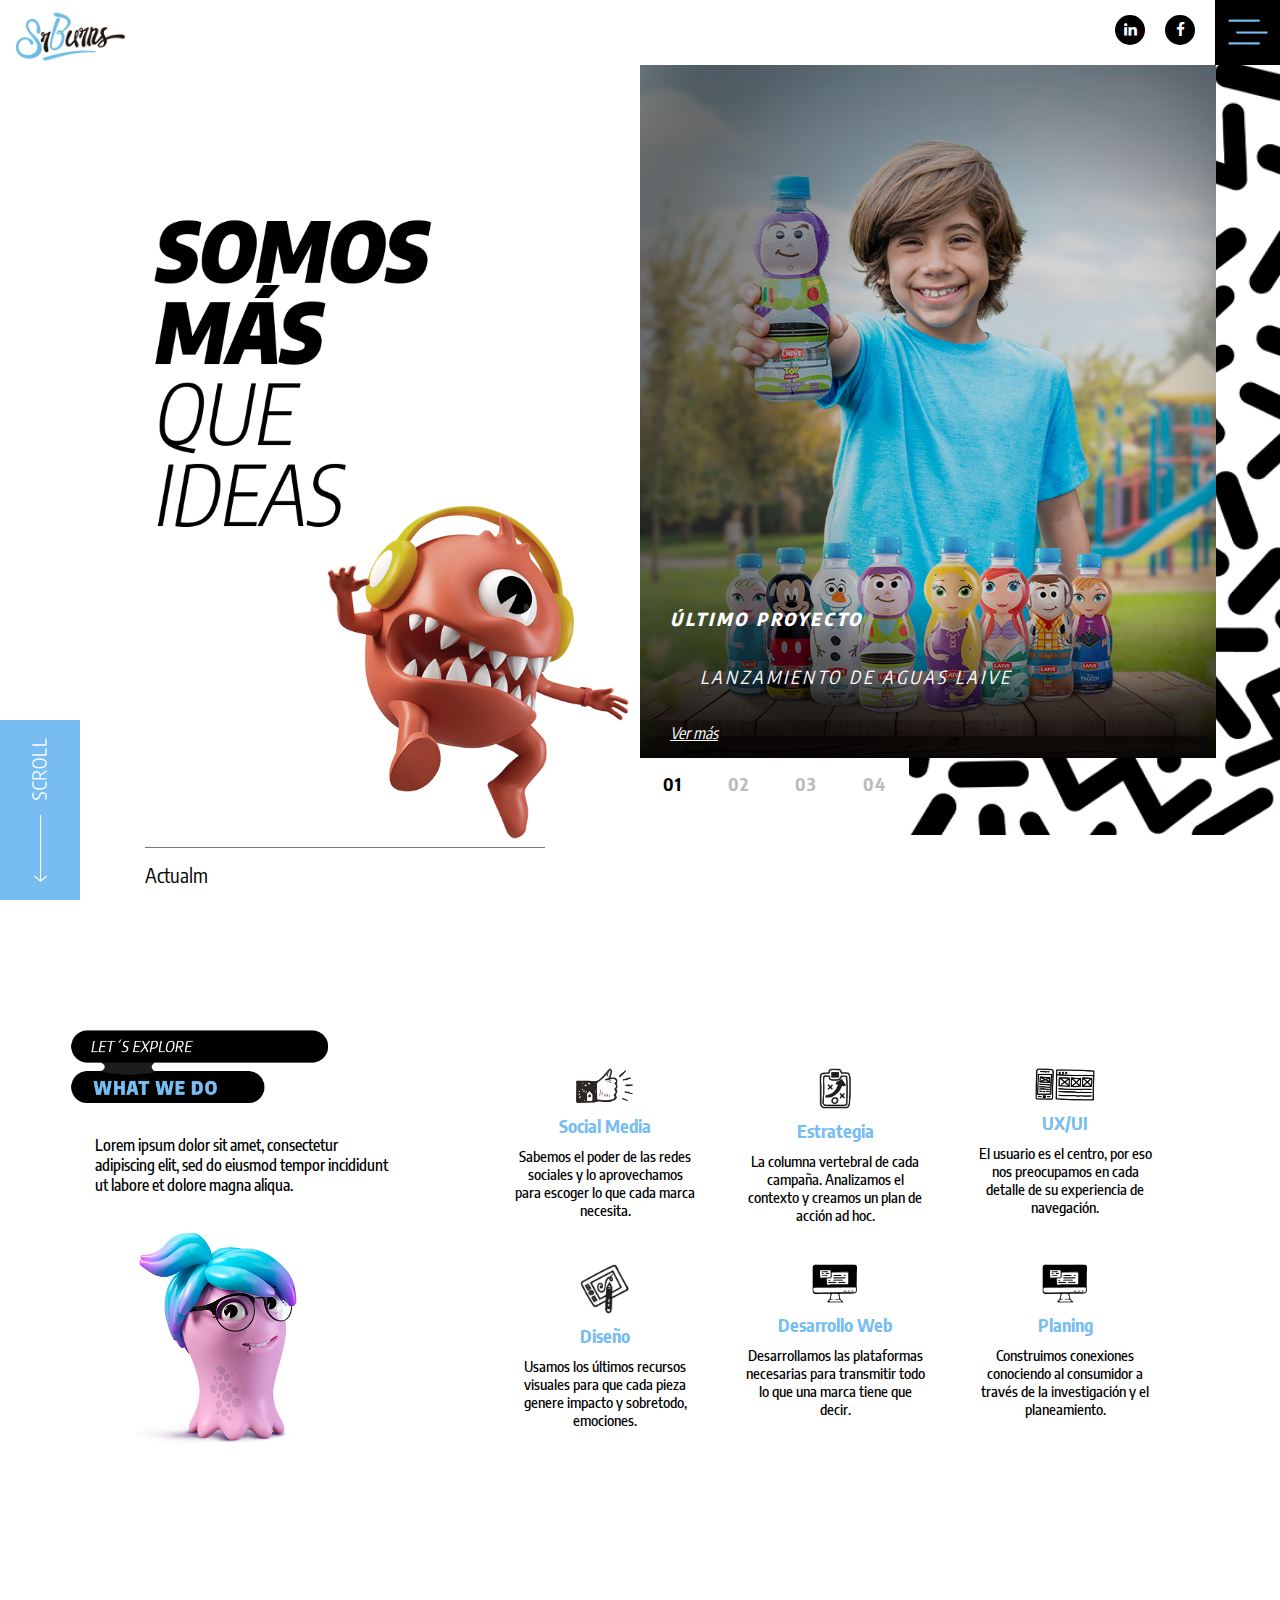
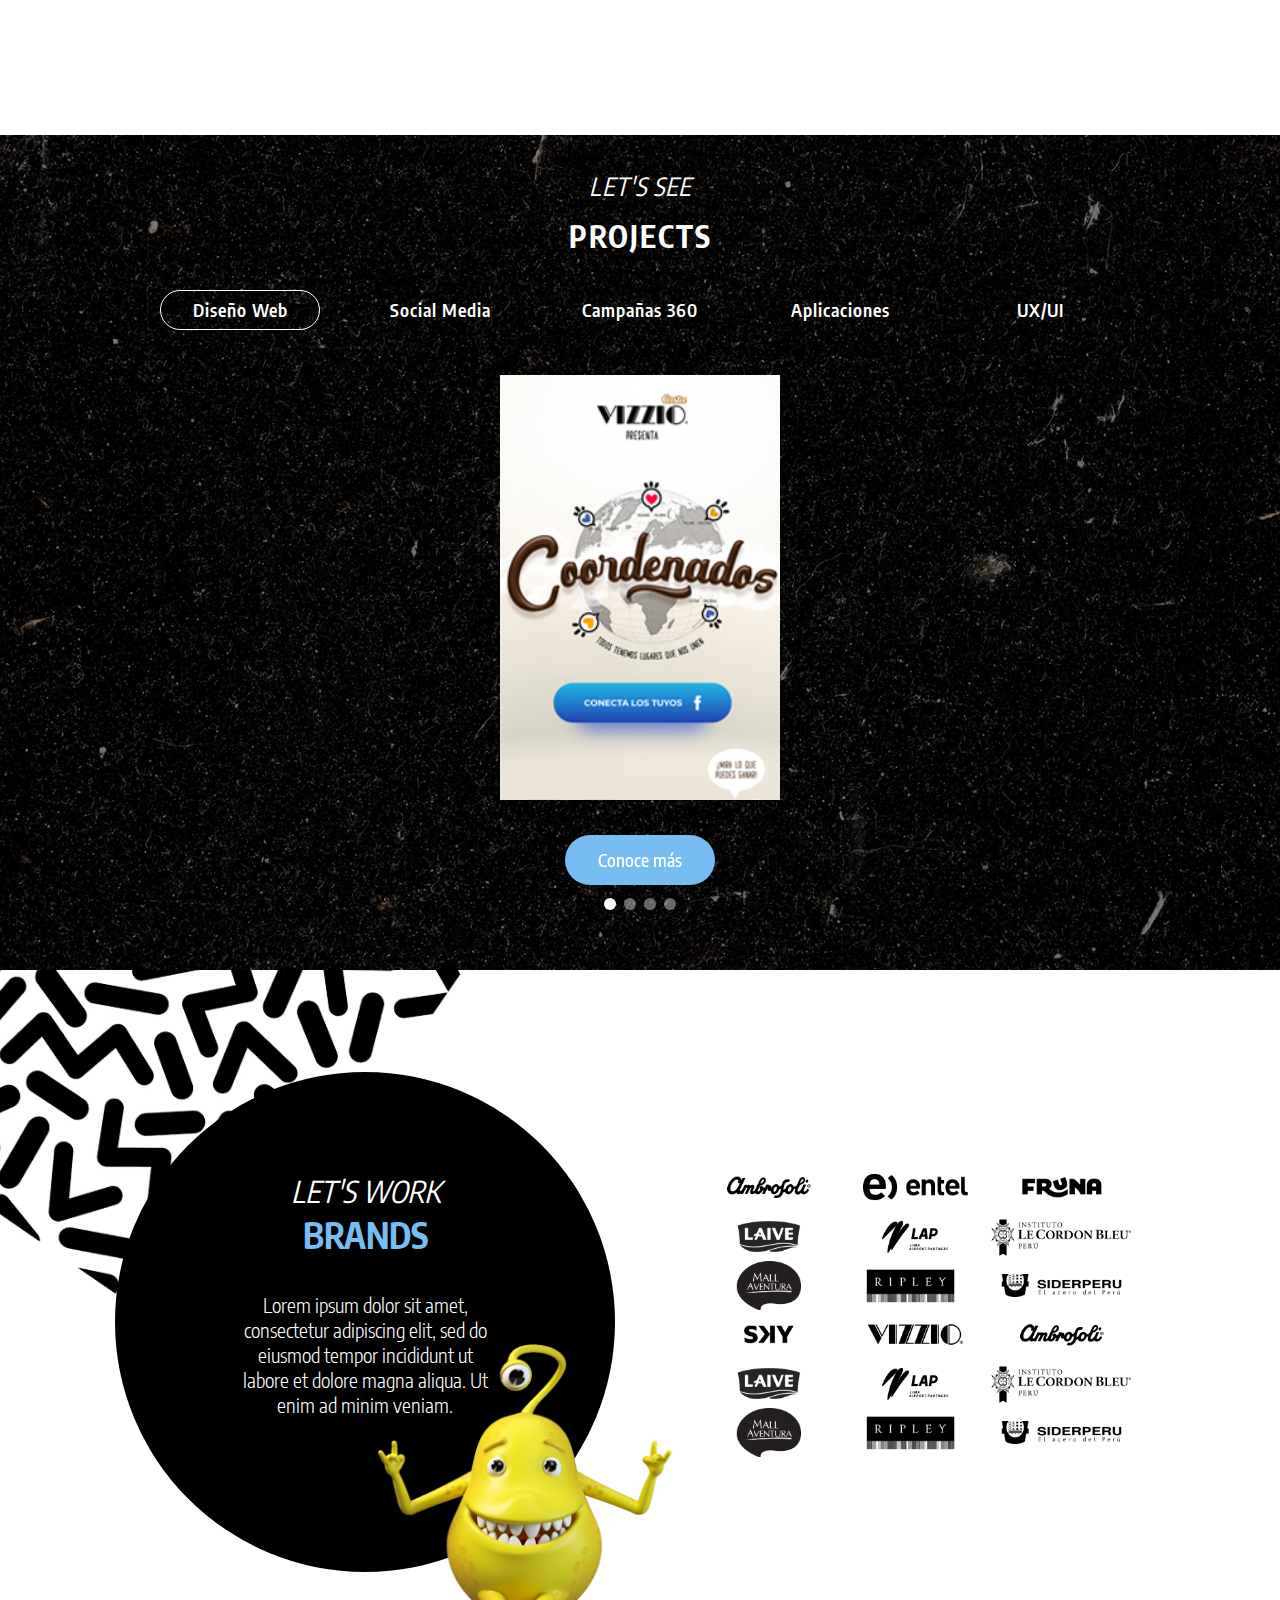
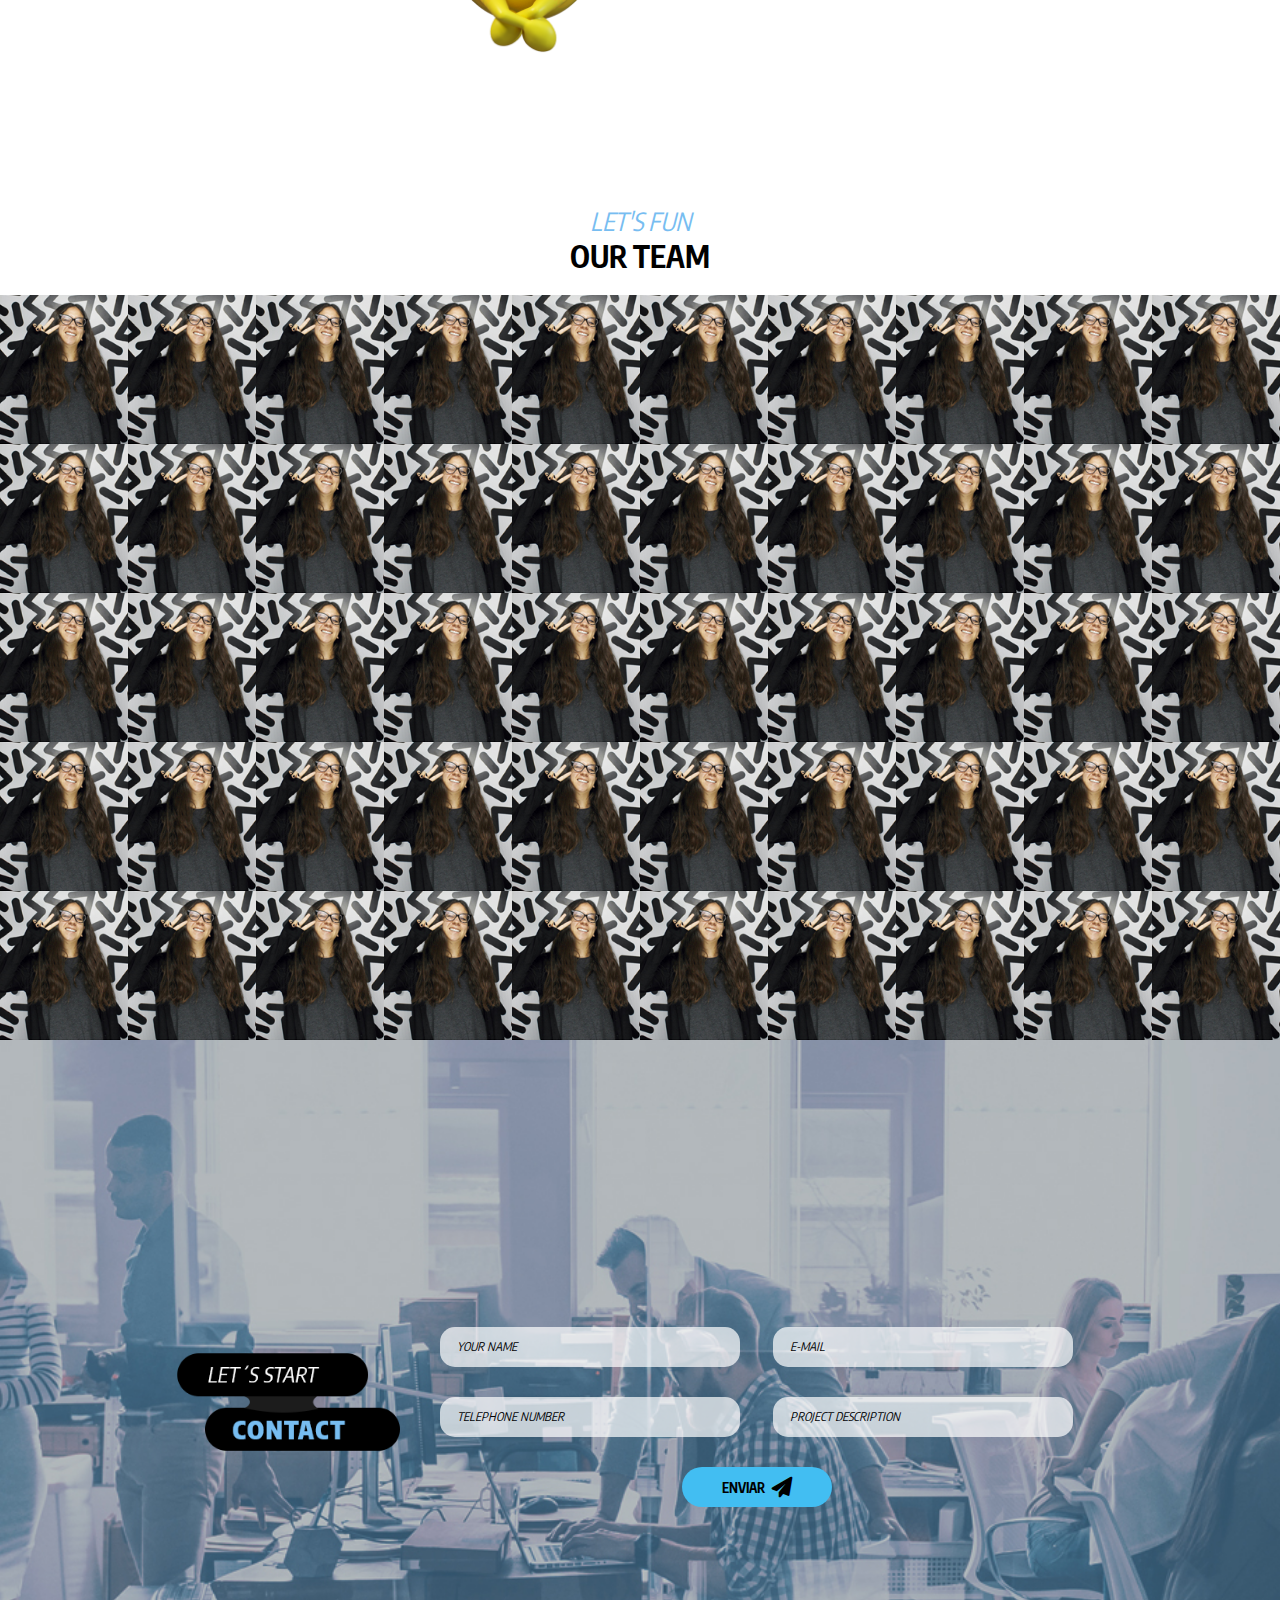
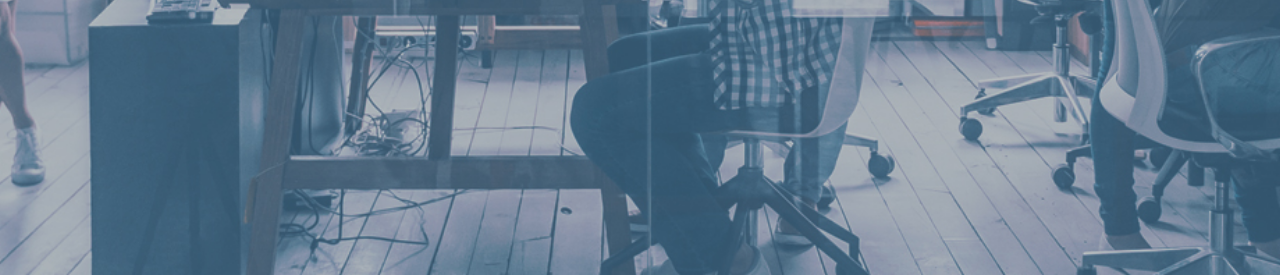
<file: index.html>
<html lang="es-ES">
    <head>
        <meta http-equiv="Content-Type" content="text/html; charset=UTF-8">
        <meta name="viewport" content="width=device-width, initial-scale=1, user-scalable=no">
        <link rel="icon" type="image/png" href="./img/favicon-32x32.png" sizes="32x32">        
        <link href="./css/home.css" rel="stylesheet">
        <title>SrBurns</title>
    </head>

    <body>
        <header class="header">
            <a class="header__logo" href="http://www.srburns.pe/"></a>

            <a href="javascript:void(0)" class="header__menu-boton"></a>

            <a class="icon" target="_blank" href="https://www.facebook.com/SrBurnsPE/">a</a>
            <a class="icon" target="_blank" href="https://www.linkedin.com/company/srburns-per%C3%BA/">b</a>
        </header>

        <div class="main-container">
            <div class="main-container__agency-block">
                <div class="main-container__agency-block__first">
                    <img width="280" src="./img/keko-rojo.jpg" alt="">

                    <div class="main-container__agency-block__first__typing typewrite" data-period="3000" data-type='["Actualmente trabajamos con Entel", "Actualmente trabajamos con Samsung", "Actualmente trabajamos con Laive"]'>
                        <span class="wrap"></span>
                    </div>
                    
                    <span class="scroll-down">
                        <img width="18" src="./img/text-scroll.png" alt="">
                        <img width="14" src="./img/arrow-scroll.png" alt="">
                    </span>
                </div>

                <div class="main-container__agency-block__second">
                    <div class="main-container__agency-block__second__slider">
                        <div class="main-container__agency-block__second__slider__item" style="background-image: url('./img/project-laive.jpg')">
                            <div class="project-description">
                                <h4>Último proyecto</h4>
                                <p>Lanzamiento de aguas laive</p>
                                <a href="#">Ver más</a>
                            </div>
                        </div>
                        <div class="main-container__agency-block__second__slider__item" style="background-image: url('./img/project-laive.jpg')">
                            <div class="project-description">
                                <h4>Último proyecto</h4>
                                <p>Lanzamiento de aguas laive</p>
                                <a href="#">Ver más</a>
                            </div>
                        </div>
                        <div class="main-container__agency-block__second__slider__item" style="background-image: url('./img/project-laive.jpg')">
                            <div class="project-description">
                                <h4>Último proyecto</h4>
                                <p>Lanzamiento de aguas laive</p>
                                <a href="#">Ver más</a>
                            </div>
                        </div>
                        <div class="main-container__agency-block__second__slider__item" style="background-image: url('./img/project-laive.jpg')">
                            <div class="project-description">
                                <h4>Último proyecto</h4>
                                <p>Lanzamiento de aguas laive</p>
                                <a href="#">Ver más</a>
                            </div>
                        </div>                    
                    </div>
                </div>
            </div>

            <div class="main-container__what-we-do">
                <div class="main-container__what-we-do__container">
                    <img class="text-img" width="214" src="./img/texto-what-we-do.png" alt="">
                    <p>Lorem ipsum dolor sit amet, consectetur adipiscing elit, sed do eiusmod tempor incididunt ut labore et dolore magna aliqua.</p>
                    <img class="keko-img" width="167" src="./img/keko-rosa.png" alt="">
                </div>

                <div class="main-container__what-we-do__slider">
                    <div class="main-container__what-we-do__slider__item">
                        <img width="60" src="./img/icon-social-media.png" alt="">
                        <h4>Social Media</h4>
                        <p>Sabemos el poder de las redes sociales y lo aprovechamos para escoger lo que cada marca necesita.</p>
                    </div>

                    <div class="main-container__what-we-do__slider__item">
                        <img width="33" src="./img/icon-estrategia.png" alt="">
                        <h4>Estrategia</h4>
                        <p>La columna vertebral de cada campaña. Analizamos el contexto y creamos un plan de acción ad hoc.</p>
                    </div>

                    <div class="main-container__what-we-do__slider__item">
                        <img width="60" src="./img/icon-ux-ui.png" alt="">
                        <h4>UX/UI</h4>
                        <p>El usuario es el centro, por eso nos preocupamos en cada detalle de su experiencia de navegación.</p>
                    </div>

                    <div class="main-container__what-we-do__slider__item">
                        <img width="50" src="./img/icon-diseno.png" alt="">
                        <h4>Diseño</h4>
                        <p>Usamos los últimos recursos visuales para que cada pieza genere impacto y sobretodo, emociones.</p>
                    </div>

                    <div class="main-container__what-we-do__slider__item">
                        <img width="46" src="./img/icon-planing.png" alt="">
                        <h4>Desarrollo Web</h4>
                        <p>Desarrollamos las plataformas necesarias para transmitir todo lo que una marca tiene que decir.</p>
                    </div>

                    <div class="main-container__what-we-do__slider__item">
                        <img width="46" src="./img/icon-planing.png" alt="">
                        <h4>Planing</h4>
                        <p>Construimos conexiones conociendo al consumidor a través de la investigación y el planeamiento. </p>
                    </div>
                </div>
            </div>

            <div class="main-container__projects">
                <h3>Let's See</h3>
                <h2>Projects</h2>                

                <div class="main-container__projects__tabs">
                    <div class="main-container__projects__tabs__item active">
                        <span tab="diseno">Diseño Web</span>
                    </div>
                    <div class="main-container__projects__tabs__item">
                        <span tab="social">Social Media</span>
                    </div>
                    <div class="main-container__projects__tabs__item">
                        <span tab="campanas">Campañas 360</span>
                    </div>
                    <div class="main-container__projects__tabs__item">
                        <span tab="aplicaciones">Aplicaciones</span>
                    </div>
                    <div class="main-container__projects__tabs__item">
                        <span tab="uxui">UX/UI</span>
                    </div>
                </div>

                <div id="tab_diseno" class="main-container__projects__slider active">
                    <div class="main-container__projects__slider__item">
                        <img src="./img/project-1.jpg" alt="">
                        <span detail="detail_1">Conoce más</span>
                    </div>

                    <div class="main-container__projects__slider__item">
                        <img src="./img/project-1.jpg" alt="">
                        <span detail="detail_1">Conoce más</span>
                    </div>

                    <div class="main-container__projects__slider__item">
                        <img src="./img/project-1.jpg" alt="">
                        <span detail="detail_1">Conoce más</span>
                    </div>
                    
                    <div class="main-container__projects__slider__item">
                        <img src="./img/project-1.jpg" alt="">
                        <span detail="detail_1">Conoce más</span>
                    </div>
                </div>

                <div id="tab_social" class="main-container__projects__slider">
                    <div class="main-container__projects__slider__item">
                        <img src="./img/project-2.jpg" alt="">
                        <span detail="detail_2">Conoce más</span>
                    </div>

                    <div class="main-container__projects__slider__item">
                        <img src="./img/project-2.jpg" alt="">
                        <span detail="detail_2">Conoce más</span>
                    </div>

                    <div class="main-container__projects__slider__item">
                        <img src="./img/project-2.jpg" alt="">
                        <span detail="detail_2">Conoce más</span>
                    </div>

                    <div class="main-container__projects__slider__item">
                        <img src="./img/project-2.jpg" alt="">
                        <span detail="detail_2">Conoce más</span>
                    </div>
                </div>

                <div id="tab_campanas" class="main-container__projects__slider">
                    <div class="main-container__projects__slider__item">
                        <img src="./img/project-3.jpg" alt="">
                        <span detail="detail_3">Conoce más</span>
                    </div>

                    <div class="main-container__projects__slider__item">
                        <img src="./img/project-3.jpg" alt="">
                        <span detail="detail_3">Conoce más</span>
                    </div>

                    <div class="main-container__projects__slider__item">
                        <img src="./img/project-3.jpg" alt="">
                        <span detail="detail_3">Conoce más</span>
                    </div>

                    <div class="main-container__projects__slider__item">
                        <img src="./img/project-3.jpg" alt="">
                        <span detail="detail_3">Conoce más</span>
                    </div>
                </div>

                <div id="tab_aplicaciones" class="main-container__projects__slider">
                    <div class="main-container__projects__slider__item">
                        <img src="./img/project-4.jpg" alt="">
                        <span detail="detail_4">Conoce más</span>
                    </div>

                    <div class="main-container__projects__slider__item">
                        <img src="./img/project-4.jpg" alt="">
                        <span detail="detail_4">Conoce más</span>
                    </div>

                    <div class="main-container__projects__slider__item">
                        <img src="./img/project-4.jpg" alt="">
                        <span detail="detail_4">Conoce más</span>
                    </div>

                    <div class="main-container__projects__slider__item">
                        <img src="./img/project-4.jpg" alt="">
                        <span detail="detail_4">Conoce más</span>
                    </div>
                </div>

                <div id="tab_uxui" class="main-container__projects__slider">
                    <div class="main-container__projects__slider__item">
                        <img src="./img/project-1.jpg" alt="">
                        <span detail="detail_5">Conoce más</span>
                    </div>

                    <div class="main-container__projects__slider__item">
                        <img src="./img/project-1.jpg" alt="">
                        <span detail="detail_5">Conoce más</span>
                    </div>

                    <div class="main-container__projects__slider__item">
                        <img src="./img/project-1.jpg" alt="">
                        <span detail="detail_5">Conoce más</span>
                    </div>
                    
                    <div class="main-container__projects__slider__item">
                        <img src="./img/project-1.jpg" alt="">
                        <span detail="detail_5">Conoce más</span>
                    </div>
                </div>

                <div id='detail_1' class="main-container__projects__detail">
                    <span class="detail-back"><img width="51" src="./img/arrow-back.png" alt=""> VOLVER</span>

                    <div class="main-container__projects__detail__multimedia">
                        <div class='main-img' style="background-image: url('./img/project-detail.jpg')"></div>
                        <img class='play-img' src="./img/project-detail-mini-play.jpg" alt="">
                        <img class='mini-img' src="./img/project-detail-mini.jpg" alt="">
                    </div>

                    <div class="main-container__projects__detail__text">
                        <h3>The Challenge</h3>
                        <p>Lorem ipsum dolor sit amet, consectetur adipiscing elit, sed do eiusmod tempor incididunt ut labore et dolore magna aliqua.</p>
                        
                        <h3>Results</h3>
                        <p>Lorem ipsum dolor sit amet, consectetur adipiscing elit, sed do eiusmod tempor incididunt ut labore et dolore magna aliqua.</p>
                        
                        <h3>Disciplines</h3>
                        <p>OUTDOOR ADVERTISING</p>

                        <h3>Client</h3>
                        <p>LIMA AIRPORT</p>
                    </div>
                </div>

                <div id='detail_2' class="main-container__projects__detail">
                    <span class="detail-back"><img width="51" src="./img/arrow-back.png" alt=""> VOLVER</span>

                    <div class="main-container__projects__detail__multimedia">
                        <div class='main-img' style="background-image: url('./img/project-detail.jpg')"></div>
                        <img class='play-img' src="./img/project-detail-mini-play.jpg" alt="">
                        <img class='mini-img' src="./img/project-detail-mini.jpg" alt="">
                    </div>

                    <div class="main-container__projects__detail__text">
                        <h3>The Challenge</h3>
                        <p>Lorem ipsum dolor sit amet, consectetur adipiscing elit, sed do eiusmod tempor incididunt ut labore et dolore magna aliqua.</p>
                        
                        <h3>Results</h3>
                        <p>Lorem ipsum dolor sit amet, consectetur adipiscing elit, sed do eiusmod tempor incididunt ut labore et dolore magna aliqua.</p>
                        
                        <h3>Disciplines</h3>
                        <p>OUTDOOR ADVERTISING</p>

                        <h3>Client</h3>
                        <p>LIMA AIRPORT</p>
                    </div>
                </div>

                <div id='detail_3' class="main-container__projects__detail">
                    <span class="detail-back"><img width="51" src="./img/arrow-back.png" alt=""> VOLVER</span>

                    <div class="main-container__projects__detail__multimedia">
                        <div class='main-img' style="background-image: url('./img/project-detail.jpg')"></div>
                        <img class='play-img' src="./img/project-detail-mini-play.jpg" alt="">
                        <img class='mini-img' src="./img/project-detail-mini.jpg" alt="">
                    </div>

                    <div class="main-container__projects__detail__text">
                        <h3>The Challenge</h3>
                        <p>Lorem ipsum dolor sit amet, consectetur adipiscing elit, sed do eiusmod tempor incididunt ut labore et dolore magna aliqua.</p>
                        
                        <h3>Results</h3>
                        <p>Lorem ipsum dolor sit amet, consectetur adipiscing elit, sed do eiusmod tempor incididunt ut labore et dolore magna aliqua.</p>
                        
                        <h3>Disciplines</h3>
                        <p>OUTDOOR ADVERTISING</p>

                        <h3>Client</h3>
                        <p>LIMA AIRPORT</p>
                    </div>
                </div>

                <div id='detail_4' class="main-container__projects__detail">
                    <span class="detail-back"><img width="51" src="./img/arrow-back.png" alt=""> VOLVER</span>

                    <div class="main-container__projects__detail__multimedia">
                        <div class='main-img' style="background-image: url('./img/project-detail.jpg')"></div>
                        <img class='play-img' src="./img/project-detail-mini-play.jpg" alt="">
                        <img class='mini-img' src="./img/project-detail-mini.jpg" alt="">
                    </div>

                    <div class="main-container__projects__detail__text">
                        <h3>The Challenge</h3>
                        <p>Lorem ipsum dolor sit amet, consectetur adipiscing elit, sed do eiusmod tempor incididunt ut labore et dolore magna aliqua.</p>
                        
                        <h3>Results</h3>
                        <p>Lorem ipsum dolor sit amet, consectetur adipiscing elit, sed do eiusmod tempor incididunt ut labore et dolore magna aliqua.</p>
                        
                        <h3>Disciplines</h3>
                        <p>OUTDOOR ADVERTISING</p>

                        <h3>Client</h3>
                        <p>LIMA AIRPORT</p>
                    </div>
                </div>

                <div id='detail_5' class="main-container__projects__detail">
                    <span class="detail-back"><img width="51" src="./img/arrow-back.png" alt=""> VOLVER</span>

                    <div class="main-container__projects__detail__multimedia">
                        <div class='main-img' style="background-image: url('./img/project-detail.jpg')"></div>
                        <img class='play-img' src="./img/project-detail-mini-play.jpg" alt="">
                        <img class='mini-img' src="./img/project-detail-mini.jpg" alt="">
                    </div>

                    <div class="main-container__projects__detail__text">
                        <h3>The Challenge</h3>
                        <p>Lorem ipsum dolor sit amet, consectetur adipiscing elit, sed do eiusmod tempor incididunt ut labore et dolore magna aliqua.</p>
                        
                        <h3>Results</h3>
                        <p>Lorem ipsum dolor sit amet, consectetur adipiscing elit, sed do eiusmod tempor incididunt ut labore et dolore magna aliqua.</p>
                        
                        <h3>Disciplines</h3>
                        <p>OUTDOOR ADVERTISING</p>

                        <h3>Client</h3>
                        <p>LIMA AIRPORT</p>
                    </div>
                </div>
            </div>

            <div class="main-container__brands">
                <div class="main-container__brands__circle">
                    <h3>Let's Work</h3>
                    <h2>Brands</h2>
                    <p>Lorem ipsum dolor sit amet, consectetur adipiscing elit, sed do eiusmod tempor incididunt ut labore et dolore magna aliqua. Ut enim ad minim veniam.</p>
                    <div class="keko-img">
                        <picture>
                            <source media="(min-width: 650px)" srcset="./img/keko-amarillo-bounce.png">
                            <source media="(min-width: 465px)" srcset="./img/keko-amarillo-bounce.png">
                            <img src="./img/keko-amarillo-bounce-mob.png" alt="Keko Amarillo">
                        </picture>
                    </div>
                </div>

                <div class="main-container__brands__slider">
                    <div class="main-container__brands__slider__item">
                        <img src="./img/brand-ambrosoli.png" alt="">
                        <img src="./img/brand-entel.png" alt="">
                        <img src="./img/brand-fruna.png" alt="">
                        <img src="./img/brand-laive.png" alt="">
                        <img src="./img/brand-lap.png" alt="">
                        <img src="./img/brand-lecordonbleu.png" alt="">
                        <img src="./img/brand-mall-aventura.png" alt="">
                        <img src="./img/brand-ripley.png" alt="">
                        <img src="./img/brand-siderperu.png" alt="">                            
                    </div>
                    <div class="main-container__brands__slider__item">
                        <img src="./img/brand-sky.png" alt="">
                        <img src="./img/brand-vizzio.png" alt="">
                        <img src="./img/brand-ambrosoli.png" alt="">
                        <img src="./img/brand-laive.png" alt="">
                        <img src="./img/brand-lap.png" alt="">
                        <img src="./img/brand-lecordonbleu.png" alt="">
                        <img src="./img/brand-mall-aventura.png" alt="">
                        <img src="./img/brand-ripley.png" alt="">
                        <img src="./img/brand-siderperu.png" alt="">
                    </div>
                </div>
            </div>

            <div class="main-container__our-team">
                <div class="main-container__our-team__title">
                    <h3>Let's Fun</h3>
                    <h2>Our Team</h2>
                </div>

                <div class="main-container__our-team__photos">
                    <div style="background-image: url('./img/team-1.jpg')"></div>
                    <div style="background-image: url('./img/team-1.jpg')"></div>
                    <div style="background-image: url('./img/team-1.jpg')"></div>
                    <div style="background-image: url('./img/team-1.jpg')"></div>
                    <div style="background-image: url('./img/team-1.jpg')"></div>
                    <div style="background-image: url('./img/team-1.jpg')"></div>
                    <div style="background-image: url('./img/team-1.jpg')"></div>
                    <div style="background-image: url('./img/team-1.jpg')"></div>
                    <div style="background-image: url('./img/team-1.jpg')"></div>
                    <div style="background-image: url('./img/team-1.jpg')"></div>
                    <div style="background-image: url('./img/team-1.jpg')"></div>
                    <div style="background-image: url('./img/team-1.jpg')"></div>
                    <div style="background-image: url('./img/team-1.jpg')"></div>
                    <div style="background-image: url('./img/team-1.jpg')"></div>
                    <div style="background-image: url('./img/team-1.jpg')"></div>
                    <div style="background-image: url('./img/team-1.jpg')"></div>
                    <div style="background-image: url('./img/team-1.jpg')"></div>
                    <div style="background-image: url('./img/team-1.jpg')"></div>
                    <div style="background-image: url('./img/team-1.jpg')"></div>
                    <div style="background-image: url('./img/team-1.jpg')"></div>
                    <div style="background-image: url('./img/team-1.jpg')"></div>
                    <div style="background-image: url('./img/team-1.jpg')"></div>
                    <div style="background-image: url('./img/team-1.jpg')"></div>
                    <div style="background-image: url('./img/team-1.jpg')"></div>
                    <div style="background-image: url('./img/team-1.jpg')"></div>
                    <div style="background-image: url('./img/team-1.jpg')"></div>
                    <div style="background-image: url('./img/team-1.jpg')"></div>
                    <div style="background-image: url('./img/team-1.jpg')"></div>
                    <div style="background-image: url('./img/team-1.jpg')"></div>
                    <div style="background-image: url('./img/team-1.jpg')"></div>
                    <div style="background-image: url('./img/team-1.jpg')"></div>
                    <div style="background-image: url('./img/team-1.jpg')"></div>
                    <div style="background-image: url('./img/team-1.jpg')"></div>
                    <div style="background-image: url('./img/team-1.jpg')"></div>
                    <div style="background-image: url('./img/team-1.jpg')"></div>
                    <div style="background-image: url('./img/team-1.jpg')"></div>
                    <div style="background-image: url('./img/team-1.jpg')"></div>
                    <div style="background-image: url('./img/team-1.jpg')"></div>
                    <div style="background-image: url('./img/team-1.jpg')"></div>
                    <div style="background-image: url('./img/team-1.jpg')"></div>
                    <div style="background-image: url('./img/team-1.jpg')"></div>
                    <div style="background-image: url('./img/team-1.jpg')"></div>
                    <div style="background-image: url('./img/team-1.jpg')"></div>
                    <div style="background-image: url('./img/team-1.jpg')"></div>
                    <div style="background-image: url('./img/team-1.jpg')"></div>
                    <div style="background-image: url('./img/team-1.jpg')"></div>
                    <div style="background-image: url('./img/team-1.jpg')"></div>
                    <div style="background-image: url('./img/team-1.jpg')"></div>
                    <div style="background-image: url('./img/team-1.jpg')"></div>
                    <div style="background-image: url('./img/team-1.jpg')"></div>
                </div>
            </div>

            <div class="main-container__contact">
                <div class="main-container__contact__container">
                    <div class="main-container__contact__container__fondo">
                        <img width="160" src="./img/contact-text.png" alt="">

                        <form action="" id="contacForm">
                            <div class="firstname">
                                <input name="firstname" minlength="1" placeholder="YOUR NAME" type="text">
                            </div>

                            <div class="email">
                                <input name="email" placeholder="E-MAIL" type="email">
                            </div>
                        
                            <div class="phone">
                                <input name="phone" maxlength="9" minlength="9" placeholder="TELEPHONE NUMBER" type="tel">
                            </div>

                            <div class="project">
                                <input name="project" placeholder="PROJECT DESCRIPTION" type="text">
                            </div>

                            <button type="submit">
                                <span class="text">Enviar</span>
                                <span class="icon">c</span>
                            </button>
                        </form>
                    </div>
                </div>
            </div>
        </div>

        <div class="overlay"></div>
        <div class="menu">
            <ul>
                <li>
                    <a href="/">Home</a>
                </li>
                <li>
                    <a id='projects' href="javascript:void(0)">Projects</a>
                </li>
                <li>
                    <a id='brands' href="javascript:void(0)">Brands</a>
                </li>
                <li>
                    <a id='contact' href="javascript:void(0)">Contact</a>
                </li>
            </ul>
            
            <div class="menu__redes">
                <a class="icon" target="_blank" href="https://www.facebook.com/SrBurnsPE/">a</a>
                <a class="icon" target="_blank" href="https://www.linkedin.com/company/srburns-per%C3%BA/">b</a>
            </div>
        </div>

        <script src="https://ajax.googleapis.com/ajax/libs/jquery/3.4.1/jquery.min.js"></script>
        <script src="./js/slick.min.js" type="text/javascript"></script>
        <script src="./js/jquery.validate.min.js"></script>
        <script src="./js/home.js" type="text/javascript"></script>
    </body>
</html>
</file>
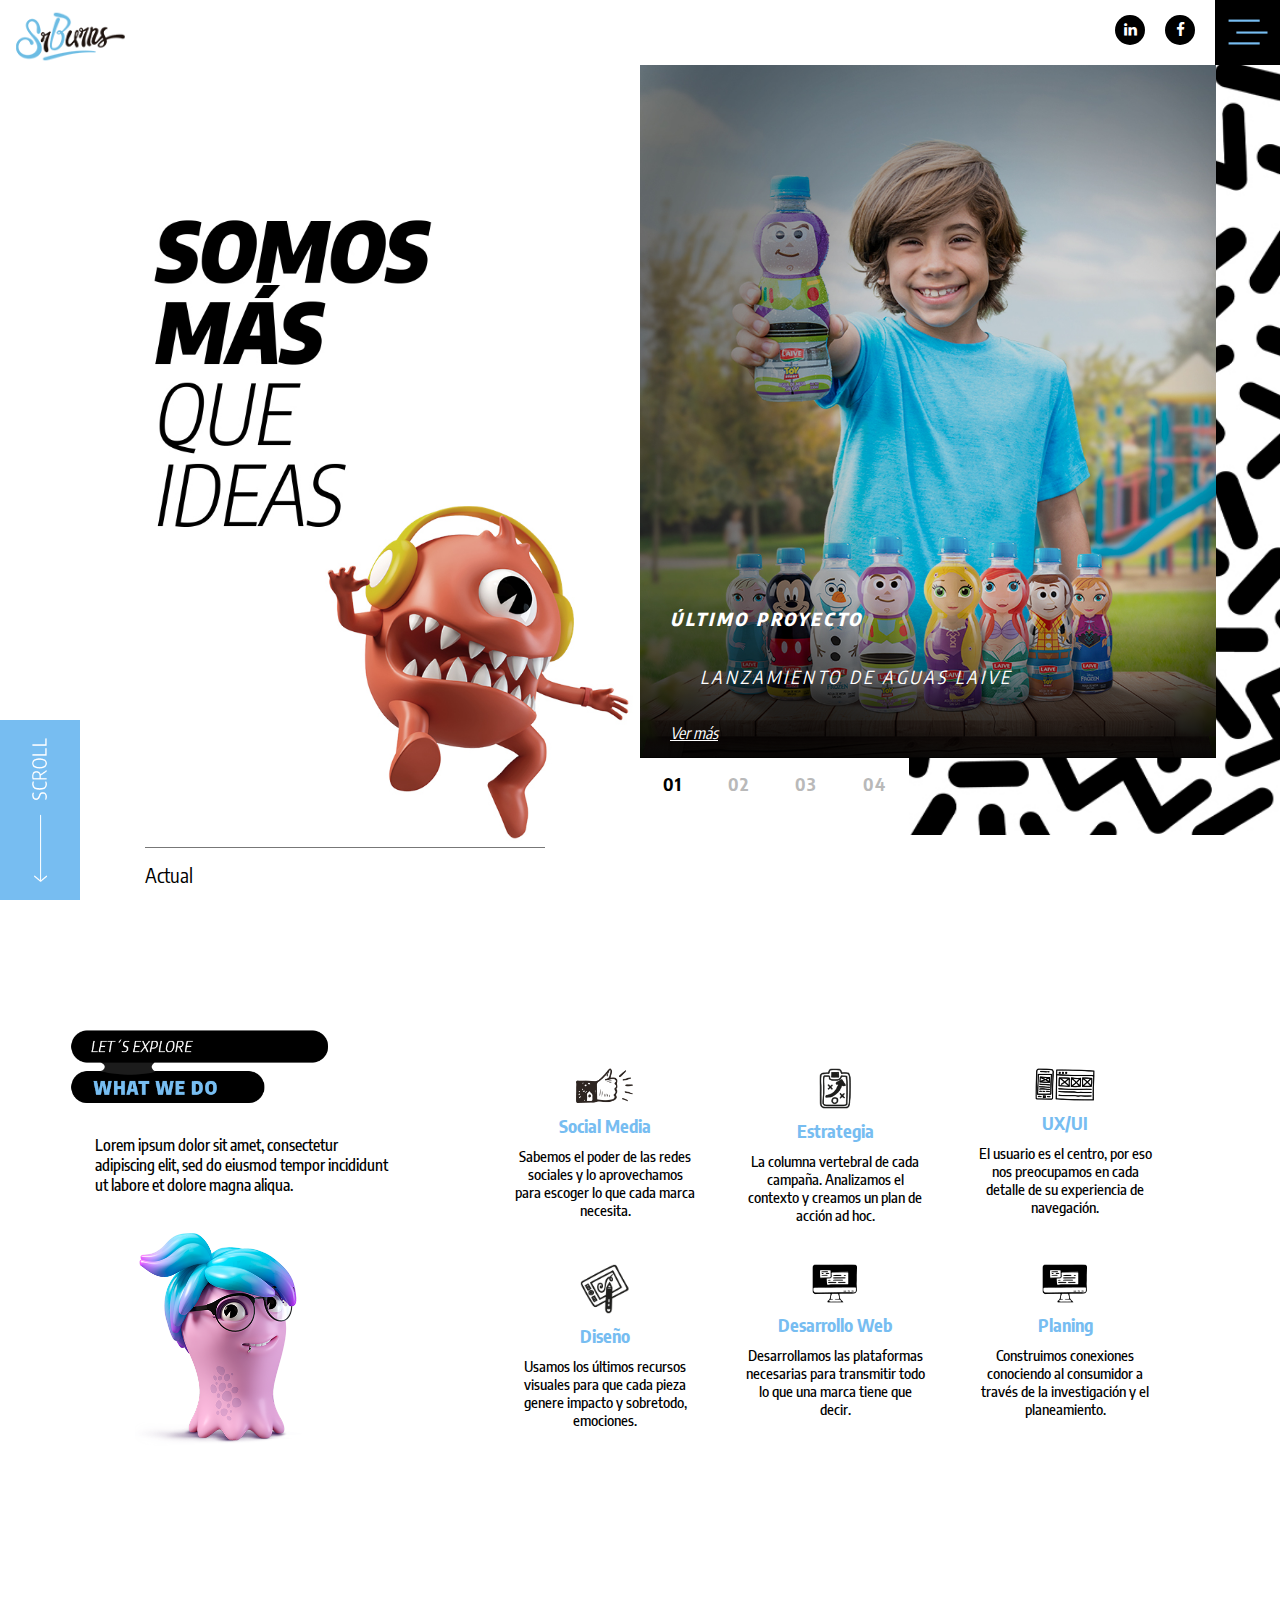
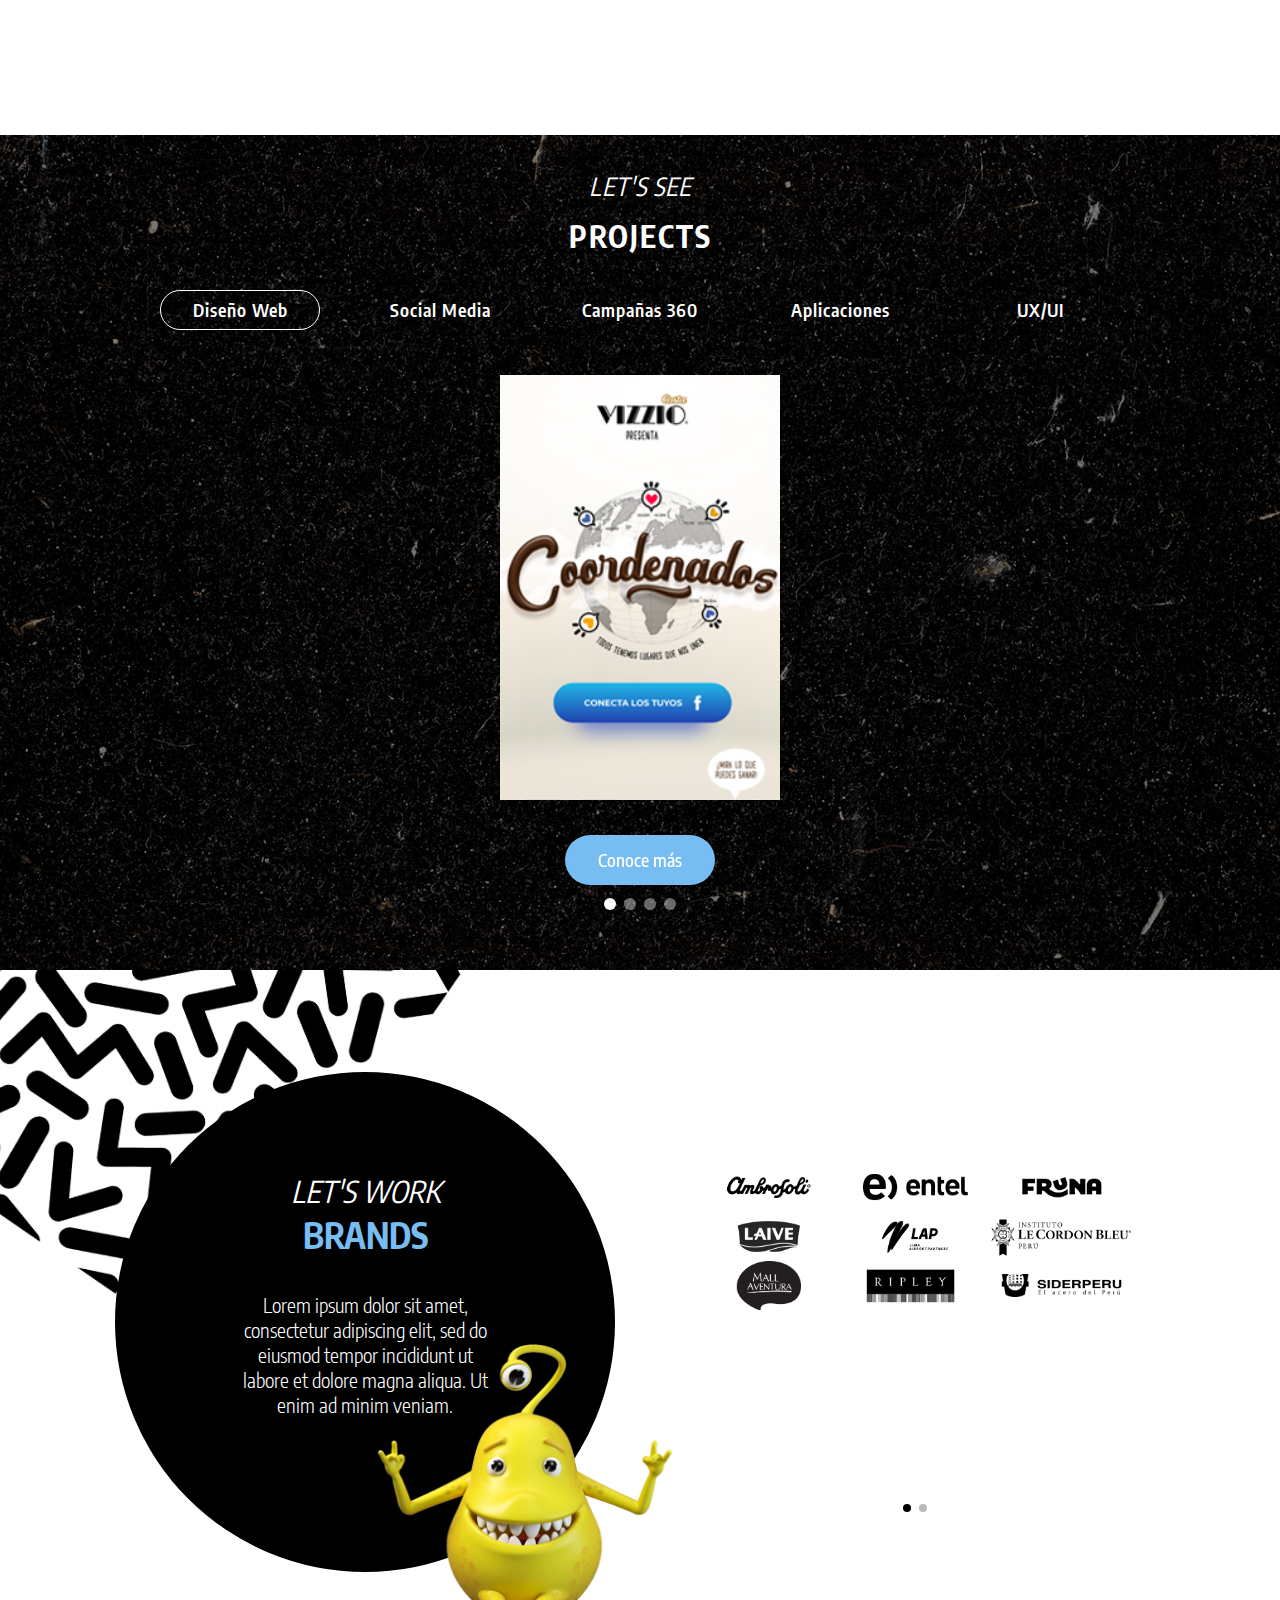
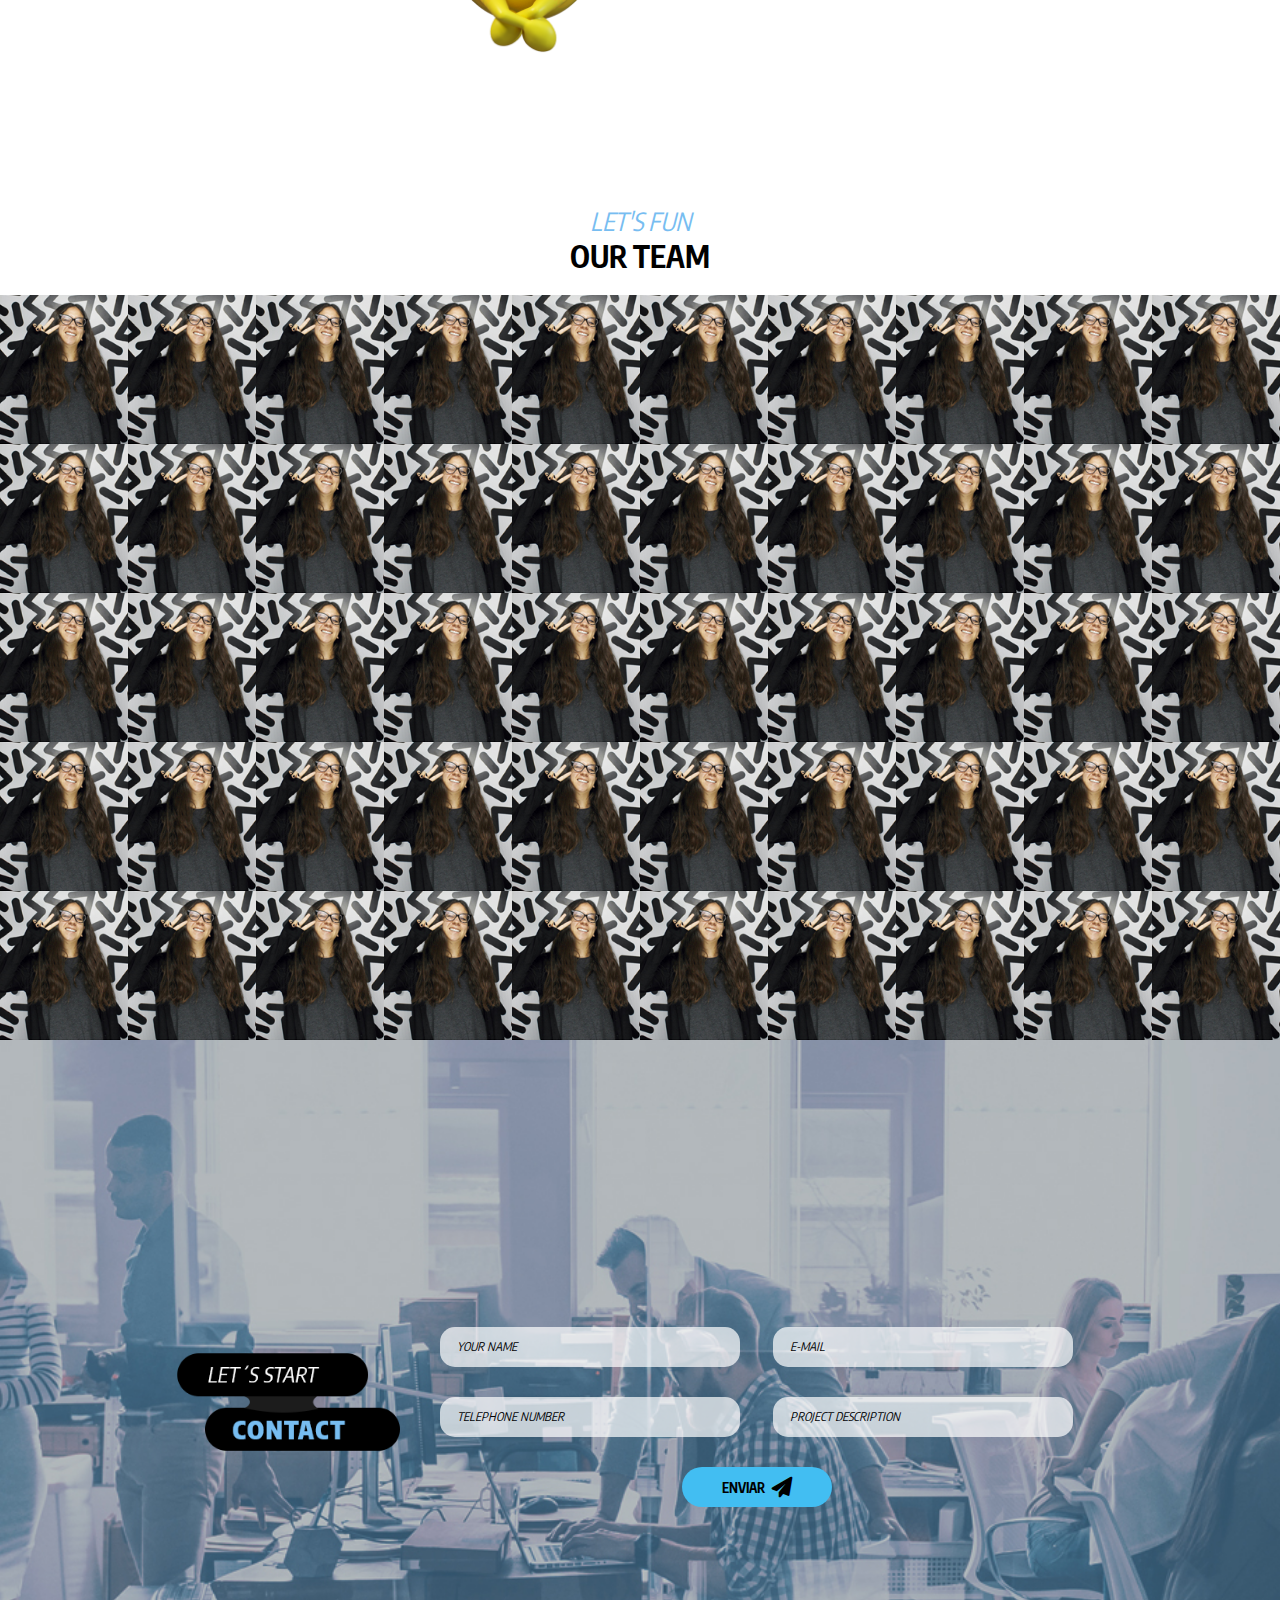
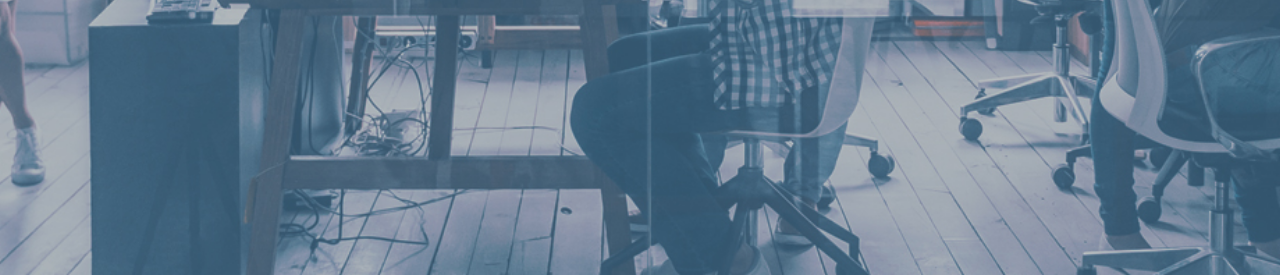
<file: home.html>
<html lang="es-ES">
    <head>
        <meta http-equiv="Content-Type" content="text/html; charset=UTF-8">
        <meta name="viewport" content="width=device-width, initial-scale=1, user-scalable=no">
        <link rel="icon" type="image/png" href="./img/favicon-32x32.png" sizes="32x32">        
        <link href="./css/home.css" rel="stylesheet">
        <title>SrBurns</title>
    </head>

    <body>
        <header class="header">
            <a class="header__logo" href="http://www.srburns.pe/"></a>

            <a href="javascript:void(0)" class="header__menu-boton"></a>

            <a class="icon" target="_blank" href="https://www.facebook.com/SrBurnsPE/">a</a>
            <a class="icon" target="_blank" href="https://www.linkedin.com/company/srburns-per%C3%BA/">b</a>
        </header>

        <div class="main-container">
            <div class="main-container__agency-block">
                <div class="main-container__agency-block__first">
                    <img width="280" src="./img/keko-rojo.jpg" alt="">

                    <div class="main-container__agency-block__first__typing typewrite" data-period="3000" data-type='["Actualmente trabajamos con Entel", "Actualmente trabajamos con Samsung", "Actualmente trabajamos con Laive"]'>
                        <span class="wrap"></span>
                    </div>
                    
                    <span class="scroll-down">
                        <img width="18" src="./img/text-scroll.png" alt="">
                        <img width="14" src="./img/arrow-scroll.png" alt="">
                    </span>
                </div>

                <div class="main-container__agency-block__second">
                    <div class="main-container__agency-block__second__slider">
                        <div class="main-container__agency-block__second__slider__item" style="background-image: url('./img/project-laive.jpg')">
                            <div class="project-description">
                                <h4>Último proyecto</h4>
                                <p>Lanzamiento de aguas laive</p>
                                <a href="#">Ver más</a>
                            </div>
                        </div>
                        <div class="main-container__agency-block__second__slider__item" style="background-image: url('./img/project-laive.jpg')">
                            <div class="project-description">
                                <h4>Último proyecto</h4>
                                <p>Lanzamiento de aguas laive</p>
                                <a href="#">Ver más</a>
                            </div>
                        </div>
                        <div class="main-container__agency-block__second__slider__item" style="background-image: url('./img/project-laive.jpg')">
                            <div class="project-description">
                                <h4>Último proyecto</h4>
                                <p>Lanzamiento de aguas laive</p>
                                <a href="#">Ver más</a>
                            </div>
                        </div>
                        <div class="main-container__agency-block__second__slider__item" style="background-image: url('./img/project-laive.jpg')">
                            <div class="project-description">
                                <h4>Último proyecto</h4>
                                <p>Lanzamiento de aguas laive</p>
                                <a href="#">Ver más</a>
                            </div>
                        </div>                    
                    </div>
                </div>
            </div>

            <div class="main-container__what-we-do">
                <div class="main-container__what-we-do__container">
                    <img class="text-img" width="214" src="./img/texto-what-we-do.png" alt="">
                    <p>Lorem ipsum dolor sit amet, consectetur adipiscing elit, sed do eiusmod tempor incididunt ut labore et dolore magna aliqua.</p>
                    <img class="keko-img" width="167" src="./img/keko-rosa.png" alt="">
                </div>

                <div class="main-container__what-we-do__slider">
                    <div class="main-container__what-we-do__slider__item">
                        <img width="60" src="./img/icon-social-media.png" alt="">
                        <h4>Social Media</h4>
                        <p>Sabemos el poder de las redes sociales y lo aprovechamos para escoger lo que cada marca necesita.</p>
                    </div>

                    <div class="main-container__what-we-do__slider__item">
                        <img width="33" src="./img/icon-estrategia.png" alt="">
                        <h4>Estrategia</h4>
                        <p>La columna vertebral de cada campaña. Analizamos el contexto y creamos un plan de acción ad hoc.</p>
                    </div>

                    <div class="main-container__what-we-do__slider__item">
                        <img width="60" src="./img/icon-ux-ui.png" alt="">
                        <h4>UX/UI</h4>
                        <p>El usuario es el centro, por eso nos preocupamos en cada detalle de su experiencia de navegación.</p>
                    </div>

                    <div class="main-container__what-we-do__slider__item">
                        <img width="50" src="./img/icon-diseno.png" alt="">
                        <h4>Diseño</h4>
                        <p>Usamos los últimos recursos visuales para que cada pieza genere impacto y sobretodo, emociones.</p>
                    </div>

                    <div class="main-container__what-we-do__slider__item">
                        <img width="46" src="./img/icon-planing.png" alt="">
                        <h4>Desarrollo Web</h4>
                        <p>Desarrollamos las plataformas necesarias para transmitir todo lo que una marca tiene que decir.</p>
                    </div>

                    <div class="main-container__what-we-do__slider__item">
                        <img width="46" src="./img/icon-planing.png" alt="">
                        <h4>Planing</h4>
                        <p>Construimos conexiones conociendo al consumidor a través de la investigación y el planeamiento. </p>
                    </div>
                </div>
            </div>

            <div class="main-container__projects">
                <h3>Let's See</h3>
                <h2>Projects</h2>                

                <div class="main-container__projects__tabs">
                    <div class="main-container__projects__tabs__item active">
                        <span tab="diseno">Diseño Web</span>
                    </div>
                    <div class="main-container__projects__tabs__item">
                        <span tab="social">Social Media</span>
                    </div>
                    <div class="main-container__projects__tabs__item">
                        <span tab="campanas">Campañas 360</span>
                    </div>
                    <div class="main-container__projects__tabs__item">
                        <span tab="aplicaciones">Aplicaciones</span>
                    </div>
                    <div class="main-container__projects__tabs__item">
                        <span tab="uxui">UX/UI</span>
                    </div>
                </div>

                <div id="tab_diseno" class="main-container__projects__slider active">
                    <div class="main-container__projects__slider__item">
                        <img src="./img/project-1.jpg" alt="">
                        <span detail="detail_1">Conoce más</span>
                    </div>

                    <div class="main-container__projects__slider__item">
                        <img src="./img/project-1.jpg" alt="">
                        <span detail="detail_1">Conoce más</span>
                    </div>

                    <div class="main-container__projects__slider__item">
                        <img src="./img/project-1.jpg" alt="">
                        <span detail="detail_1">Conoce más</span>
                    </div>
                    
                    <div class="main-container__projects__slider__item">
                        <img src="./img/project-1.jpg" alt="">
                        <span detail="detail_1">Conoce más</span>
                    </div>
                </div>

                <div id="tab_social" class="main-container__projects__slider">
                    <div class="main-container__projects__slider__item">
                        <img src="./img/project-2.jpg" alt="">
                        <span detail="detail_2">Conoce más</span>
                    </div>

                    <div class="main-container__projects__slider__item">
                        <img src="./img/project-2.jpg" alt="">
                        <span detail="detail_2">Conoce más</span>
                    </div>

                    <div class="main-container__projects__slider__item">
                        <img src="./img/project-2.jpg" alt="">
                        <span detail="detail_2">Conoce más</span>
                    </div>

                    <div class="main-container__projects__slider__item">
                        <img src="./img/project-2.jpg" alt="">
                        <span detail="detail_2">Conoce más</span>
                    </div>
                </div>

                <div id="tab_campanas" class="main-container__projects__slider">
                    <div class="main-container__projects__slider__item">
                        <img src="./img/project-3.jpg" alt="">
                        <span detail="detail_3">Conoce más</span>
                    </div>

                    <div class="main-container__projects__slider__item">
                        <img src="./img/project-3.jpg" alt="">
                        <span detail="detail_3">Conoce más</span>
                    </div>

                    <div class="main-container__projects__slider__item">
                        <img src="./img/project-3.jpg" alt="">
                        <span detail="detail_3">Conoce más</span>
                    </div>

                    <div class="main-container__projects__slider__item">
                        <img src="./img/project-3.jpg" alt="">
                        <span detail="detail_3">Conoce más</span>
                    </div>
                </div>

                <div id="tab_aplicaciones" class="main-container__projects__slider">
                    <div class="main-container__projects__slider__item">
                        <img src="./img/project-4.jpg" alt="">
                        <span detail="detail_4">Conoce más</span>
                    </div>

                    <div class="main-container__projects__slider__item">
                        <img src="./img/project-4.jpg" alt="">
                        <span detail="detail_4">Conoce más</span>
                    </div>

                    <div class="main-container__projects__slider__item">
                        <img src="./img/project-4.jpg" alt="">
                        <span detail="detail_4">Conoce más</span>
                    </div>

                    <div class="main-container__projects__slider__item">
                        <img src="./img/project-4.jpg" alt="">
                        <span detail="detail_4">Conoce más</span>
                    </div>
                </div>

                <div id="tab_uxui" class="main-container__projects__slider">
                    <div class="main-container__projects__slider__item">
                        <img src="./img/project-1.jpg" alt="">
                        <span detail="detail_5">Conoce más</span>
                    </div>

                    <div class="main-container__projects__slider__item">
                        <img src="./img/project-1.jpg" alt="">
                        <span detail="detail_5">Conoce más</span>
                    </div>

                    <div class="main-container__projects__slider__item">
                        <img src="./img/project-1.jpg" alt="">
                        <span detail="detail_5">Conoce más</span>
                    </div>
                    
                    <div class="main-container__projects__slider__item">
                        <img src="./img/project-1.jpg" alt="">
                        <span detail="detail_5">Conoce más</span>
                    </div>
                </div>

                <div id='detail_1' class="main-container__projects__detail">
                    <span class="detail-back"><img width="51" src="./img/arrow-back.png" alt=""> VOLVER</span>

                    <div class="main-container__projects__detail__multimedia">
                        <div class='main-img' style="background-image: url('./img/project-detail.jpg')"></div>
                        <img class='play-img' src="./img/project-detail-mini-play.jpg" alt="">
                        <img class='mini-img' src="./img/project-detail-mini.jpg" alt="">
                    </div>

                    <div class="main-container__projects__detail__text">
                        <h3>The Challenge</h3>
                        <p>Lorem ipsum dolor sit amet, consectetur adipiscing elit, sed do eiusmod tempor incididunt ut labore et dolore magna aliqua.</p>
                        
                        <h3>Results</h3>
                        <p>Lorem ipsum dolor sit amet, consectetur adipiscing elit, sed do eiusmod tempor incididunt ut labore et dolore magna aliqua.</p>
                        
                        <h3>Disciplines</h3>
                        <p>OUTDOOR ADVERTISING</p>

                        <h3>Client</h3>
                        <p>LIMA AIRPORT</p>
                    </div>
                </div>

                <div id='detail_2' class="main-container__projects__detail">
                    <span class="detail-back"><img width="51" src="./img/arrow-back.png" alt=""> VOLVER</span>

                    <div class="main-container__projects__detail__multimedia">
                        <div class='main-img' style="background-image: url('./img/project-detail.jpg')"></div>
                        <img class='play-img' src="./img/project-detail-mini-play.jpg" alt="">
                        <img class='mini-img' src="./img/project-detail-mini.jpg" alt="">
                    </div>

                    <div class="main-container__projects__detail__text">
                        <h3>The Challenge</h3>
                        <p>Lorem ipsum dolor sit amet, consectetur adipiscing elit, sed do eiusmod tempor incididunt ut labore et dolore magna aliqua.</p>
                        
                        <h3>Results</h3>
                        <p>Lorem ipsum dolor sit amet, consectetur adipiscing elit, sed do eiusmod tempor incididunt ut labore et dolore magna aliqua.</p>
                        
                        <h3>Disciplines</h3>
                        <p>OUTDOOR ADVERTISING</p>

                        <h3>Client</h3>
                        <p>LIMA AIRPORT</p>
                    </div>
                </div>

                <div id='detail_3' class="main-container__projects__detail">
                    <span class="detail-back"><img width="51" src="./img/arrow-back.png" alt=""> VOLVER</span>

                    <div class="main-container__projects__detail__multimedia">
                        <div class='main-img' style="background-image: url('./img/project-detail.jpg')"></div>
                        <img class='play-img' src="./img/project-detail-mini-play.jpg" alt="">
                        <img class='mini-img' src="./img/project-detail-mini.jpg" alt="">
                    </div>

                    <div class="main-container__projects__detail__text">
                        <h3>The Challenge</h3>
                        <p>Lorem ipsum dolor sit amet, consectetur adipiscing elit, sed do eiusmod tempor incididunt ut labore et dolore magna aliqua.</p>
                        
                        <h3>Results</h3>
                        <p>Lorem ipsum dolor sit amet, consectetur adipiscing elit, sed do eiusmod tempor incididunt ut labore et dolore magna aliqua.</p>
                        
                        <h3>Disciplines</h3>
                        <p>OUTDOOR ADVERTISING</p>

                        <h3>Client</h3>
                        <p>LIMA AIRPORT</p>
                    </div>
                </div>

                <div id='detail_4' class="main-container__projects__detail">
                    <span class="detail-back"><img width="51" src="./img/arrow-back.png" alt=""> VOLVER</span>

                    <div class="main-container__projects__detail__multimedia">
                        <div class='main-img' style="background-image: url('./img/project-detail.jpg')"></div>
                        <img class='play-img' src="./img/project-detail-mini-play.jpg" alt="">
                        <img class='mini-img' src="./img/project-detail-mini.jpg" alt="">
                    </div>

                    <div class="main-container__projects__detail__text">
                        <h3>The Challenge</h3>
                        <p>Lorem ipsum dolor sit amet, consectetur adipiscing elit, sed do eiusmod tempor incididunt ut labore et dolore magna aliqua.</p>
                        
                        <h3>Results</h3>
                        <p>Lorem ipsum dolor sit amet, consectetur adipiscing elit, sed do eiusmod tempor incididunt ut labore et dolore magna aliqua.</p>
                        
                        <h3>Disciplines</h3>
                        <p>OUTDOOR ADVERTISING</p>

                        <h3>Client</h3>
                        <p>LIMA AIRPORT</p>
                    </div>
                </div>

                <div id='detail_5' class="main-container__projects__detail">
                    <span class="detail-back"><img width="51" src="./img/arrow-back.png" alt=""> VOLVER</span>

                    <div class="main-container__projects__detail__multimedia">
                        <div class='main-img' style="background-image: url('./img/project-detail.jpg')"></div>
                        <img class='play-img' src="./img/project-detail-mini-play.jpg" alt="">
                        <img class='mini-img' src="./img/project-detail-mini.jpg" alt="">
                    </div>

                    <div class="main-container__projects__detail__text">
                        <h3>The Challenge</h3>
                        <p>Lorem ipsum dolor sit amet, consectetur adipiscing elit, sed do eiusmod tempor incididunt ut labore et dolore magna aliqua.</p>
                        
                        <h3>Results</h3>
                        <p>Lorem ipsum dolor sit amet, consectetur adipiscing elit, sed do eiusmod tempor incididunt ut labore et dolore magna aliqua.</p>
                        
                        <h3>Disciplines</h3>
                        <p>OUTDOOR ADVERTISING</p>

                        <h3>Client</h3>
                        <p>LIMA AIRPORT</p>
                    </div>
                </div>
            </div>

            <div class="main-container__brands">
                <div class="main-container__brands__circle">
                    <h3>Let's Work</h3>
                    <h2>Brands</h2>
                    <p>Lorem ipsum dolor sit amet, consectetur adipiscing elit, sed do eiusmod tempor incididunt ut labore et dolore magna aliqua. Ut enim ad minim veniam.</p>
                    <div class="keko-img">
                        <picture>
                            <source media="(min-width: 650px)" srcset="./img/keko-amarillo-bounce.png">
                            <source media="(min-width: 465px)" srcset="./img/keko-amarillo-bounce.png">
                            <img src="./img/keko-amarillo-bounce-mob.png" alt="Keko Amarillo">
                        </picture>
                    </div>
                </div>

                <div class="main-container__brands__slider">
                    <div class="main-container__brands__slider__item">
                        <img src="./img/brand-ambrosoli.png" alt="">
                        <img src="./img/brand-entel.png" alt="">
                        <img src="./img/brand-fruna.png" alt="">
                        <img src="./img/brand-laive.png" alt="">
                        <img src="./img/brand-lap.png" alt="">
                        <img src="./img/brand-lecordonbleu.png" alt="">
                        <img src="./img/brand-mall-aventura.png" alt="">
                        <img src="./img/brand-ripley.png" alt="">
                        <img src="./img/brand-siderperu.png" alt="">                            
                    </div>
                    <div class="main-container__brands__slider__item">
                        <img src="./img/brand-sky.png" alt="">
                        <img src="./img/brand-vizzio.png" alt="">
                        <img src="./img/brand-ambrosoli.png" alt="">
                        <img src="./img/brand-laive.png" alt="">
                        <img src="./img/brand-lap.png" alt="">
                        <img src="./img/brand-lecordonbleu.png" alt="">
                        <img src="./img/brand-mall-aventura.png" alt="">
                        <img src="./img/brand-ripley.png" alt="">
                        <img src="./img/brand-siderperu.png" alt="">
                    </div>
                </div>
            </div>

            <div class="main-container__our-team">
                <div class="main-container__our-team__title">
                    <h3>Let's Fun</h3>
                    <h2>Our Team</h2>
                </div>

                <div class="main-container__our-team__photos">
                    <div style="background-image: url('./img/team-1.jpg')"></div>
                    <div style="background-image: url('./img/team-1.jpg')"></div>
                    <div style="background-image: url('./img/team-1.jpg')"></div>
                    <div style="background-image: url('./img/team-1.jpg')"></div>
                    <div style="background-image: url('./img/team-1.jpg')"></div>
                    <div style="background-image: url('./img/team-1.jpg')"></div>
                    <div style="background-image: url('./img/team-1.jpg')"></div>
                    <div style="background-image: url('./img/team-1.jpg')"></div>
                    <div style="background-image: url('./img/team-1.jpg')"></div>
                    <div style="background-image: url('./img/team-1.jpg')"></div>
                    <div style="background-image: url('./img/team-1.jpg')"></div>
                    <div style="background-image: url('./img/team-1.jpg')"></div>
                    <div style="background-image: url('./img/team-1.jpg')"></div>
                    <div style="background-image: url('./img/team-1.jpg')"></div>
                    <div style="background-image: url('./img/team-1.jpg')"></div>
                    <div style="background-image: url('./img/team-1.jpg')"></div>
                    <div style="background-image: url('./img/team-1.jpg')"></div>
                    <div style="background-image: url('./img/team-1.jpg')"></div>
                    <div style="background-image: url('./img/team-1.jpg')"></div>
                    <div style="background-image: url('./img/team-1.jpg')"></div>
                    <div style="background-image: url('./img/team-1.jpg')"></div>
                    <div style="background-image: url('./img/team-1.jpg')"></div>
                    <div style="background-image: url('./img/team-1.jpg')"></div>
                    <div style="background-image: url('./img/team-1.jpg')"></div>
                    <div style="background-image: url('./img/team-1.jpg')"></div>
                    <div style="background-image: url('./img/team-1.jpg')"></div>
                    <div style="background-image: url('./img/team-1.jpg')"></div>
                    <div style="background-image: url('./img/team-1.jpg')"></div>
                    <div style="background-image: url('./img/team-1.jpg')"></div>
                    <div style="background-image: url('./img/team-1.jpg')"></div>
                    <div style="background-image: url('./img/team-1.jpg')"></div>
                    <div style="background-image: url('./img/team-1.jpg')"></div>
                    <div style="background-image: url('./img/team-1.jpg')"></div>
                    <div style="background-image: url('./img/team-1.jpg')"></div>
                    <div style="background-image: url('./img/team-1.jpg')"></div>
                    <div style="background-image: url('./img/team-1.jpg')"></div>
                    <div style="background-image: url('./img/team-1.jpg')"></div>
                    <div style="background-image: url('./img/team-1.jpg')"></div>
                    <div style="background-image: url('./img/team-1.jpg')"></div>
                    <div style="background-image: url('./img/team-1.jpg')"></div>
                    <div style="background-image: url('./img/team-1.jpg')"></div>
                    <div style="background-image: url('./img/team-1.jpg')"></div>
                    <div style="background-image: url('./img/team-1.jpg')"></div>
                    <div style="background-image: url('./img/team-1.jpg')"></div>
                    <div style="background-image: url('./img/team-1.jpg')"></div>
                    <div style="background-image: url('./img/team-1.jpg')"></div>
                    <div style="background-image: url('./img/team-1.jpg')"></div>
                    <div style="background-image: url('./img/team-1.jpg')"></div>
                    <div style="background-image: url('./img/team-1.jpg')"></div>
                    <div style="background-image: url('./img/team-1.jpg')"></div>
                </div>
            </div>

            <div class="main-container__contact">
                <div class="main-container__contact__container">
                    <div class="main-container__contact__container__fondo">
                        <img width="160" src="./img/contact-text.png" alt="">

                        <form action="" id="contacForm">
                            <div class="firstname">
                                <input name="firstname" minlength="1" placeholder="YOUR NAME" type="text">
                            </div>

                            <div class="email">
                                <input name="email" placeholder="E-MAIL" type="email">
                            </div>
                        
                            <div class="phone">
                                <input name="phone" maxlength="9" minlength="9" placeholder="TELEPHONE NUMBER" type="tel">
                            </div>

                            <div class="project">
                                <input name="project" placeholder="PROJECT DESCRIPTION" type="text">
                            </div>

                            <button type="submit">
                                <span class="text">Enviar</span>
                                <span class="icon">c</span>
                            </button>
                        </form>
                    </div>
                </div>
            </div>
        </div>

        <div class="overlay"></div>
        <div class="menu">
            <ul>
                <li>
                    <a href="#">Home</a>
                </li>
                <li>
                    <a href="#">Projects</a>
                </li>
                <li>
                    <a href="#">Brands</a>
                </li>
                <li>
                    <a href="#">Contact</a>
                </li>
            </ul>
            
            <div class="menu__redes">
                <a class="icon" target="_blank" href="https://www.facebook.com/SrBurnsPE/">c</a>
                <a class="icon" target="_blank" href="https://www.linkedin.com/company/srburns-per%C3%BA/">b</a>
            </div>
        </div>

        <script src="https://ajax.googleapis.com/ajax/libs/jquery/3.4.1/jquery.min.js"></script>
        <script src="./js/slick.min.js" type="text/javascript"></script>
        <script src="./js/jquery.validate.min.js"></script>
        <script src="./js/home.js" type="text/javascript"></script>
    </body>
</html>
</file>
<file: css/home.css>
@import url("https://fonts.googleapis.com/css?family=Encode+Sans+Condensed:300,400,500,600,700,800,900&display=swap");.slick-slider{position:relative;display:block;-webkit-box-sizing:border-box;box-sizing:border-box;-webkit-touch-callout:none;-webkit-user-select:none;-moz-user-select:none;-ms-user-select:none;user-select:none;-ms-touch-action:pan-y;touch-action:pan-y;-webkit-tap-highlight-color:transparent}.slick-list{position:relative;overflow:hidden;display:block;margin:0;padding:0}.slick-list:focus{outline:none}.slick-list.dragging{cursor:pointer;cursor:hand}.slick-slider .slick-track,.slick-slider .slick-list{-webkit-transform:translate3d(0, 0, 0);transform:translate3d(0, 0, 0)}.slick-track{position:relative;left:0;top:0;display:block;margin-left:auto;margin-right:auto}.slick-track:before,.slick-track:after{content:"";display:table}.slick-track:after{clear:both}.slick-loading .slick-track{visibility:hidden}.slick-slide{float:left;height:100%;min-height:1px;display:none}[dir="rtl"] .slick-slide{float:right}.slick-slide img{display:block}.slick-slide.slick-loading img{display:none}.slick-slide.dragging img{pointer-events:none}.slick-initialized .slick-slide{display:block}.slick-loading .slick-slide{visibility:hidden}.slick-vertical .slick-slide{display:block;height:auto;border:1px solid transparent}.slick-arrow.slick-hidden{display:none}@-webkit-keyframes bounce{0%,20%,50%,80%,100%{-webkit-transform:translateY(0);transform:translateY(0)}40%{-webkit-transform:translateY(-10px);transform:translateY(-10px)}60%{-webkit-transform:translateY(-10px);transform:translateY(-10px)}}@keyframes bounce{0%,20%,50%,80%,100%{-webkit-transform:translateY(0);transform:translateY(0)}40%{-webkit-transform:translateY(-10px);transform:translateY(-10px)}60%{-webkit-transform:translateY(-10px);transform:translateY(-10px)}}*{margin:0;-webkit-box-sizing:border-box;box-sizing:border-box}*:focus{outline:none}a{text-decoration:none;color:#000000}ul{padding:0}li{list-style:none}img{user-drag:none;user-select:none;-moz-user-select:none;-webkit-user-drag:none;-webkit-user-select:none;-ms-user-select:none}*{font-family:'Encode Sans Condensed', sans-serif}.icon{font-family:"srburns" !important}@font-face{font-family:"srburns";src:url("../fonts/srburns.eot");src:url("../fonts/srburns.eot?#iefix") format("embedded-opentype"),url("../fonts/srburns.woff") format("woff"),url("../fonts/srburns.ttf") format("truetype"),url("../fonts/srburns.svg#srburns") format("svg");font-weight:normal;font-style:normal}.header{height:50px;position:fixed;left:0;top:0;width:100%;z-index:2;background-color:#ffffff}.header.active{background-color:transparent}@media (min-width: 768px){.header{height:65px}}.header__logo{margin:6px 0 0 15px;width:85px;height:39px;overflow:hidden;display:block;float:left;background-image:url("../img/srburns-logo-fondo.png");background-repeat:no-repeat;background-size:182px;background-position:-97px center;position:relative;z-index:2;-webkit-transition:all 500ms 0s cubic-bezier(0.18, 0.89, 0.32, 1.28);transition:all 500ms 0s cubic-bezier(0.18, 0.89, 0.32, 1.28)}.header__logo.active{background-position:0 center}@media (min-width: 768px){.header__logo{width:110px;height:53px;background-size:238px;background-position:-127px center;margin:10px 0 0 15px}}.header .icon{float:right;width:30px;height:30px;border-radius:15px;color:#ffffff;background-color:#000000;font-size:15px;text-align:center;line-height:30px;margin:15px 20px 0 0;display:none;position:relative;z-index:2;-webkit-transition:all 500ms ease 0s;transition:all 500ms ease 0s;user-drag:none;user-select:none;-moz-user-select:none;-webkit-user-drag:none;-webkit-user-select:none;-ms-user-select:none}.header .icon:hover{color:#000000;background-color:#ffffff}@media (min-width: 768px){.header .icon{display:block}}.header__menu-boton{display:inline-block;width:50px;height:50px;background-color:#000000;text-align:center;float:right;position:relative;z-index:2;background-image:url("../img/icon-menu.png");background-repeat:no-repeat;background-position:center center;background-size:30px;-webkit-transition:all 200ms ease 0s;transition:all 200ms ease 0s}.header__menu-boton.active{background-image:url("../img/icon-menu-close.png")}@media (min-width: 768px){.header__menu-boton{height:65px;width:65px;background-size:40px}}.menu{right:0;left:-200%;top:0;bottom:0;margin:auto;height:305px;width:300px;text-align:center;position:fixed;z-index:2;-webkit-transition:all 500ms 0s cubic-bezier(0.18, 0.89, 0.32, 1.28);transition:all 500ms 0s cubic-bezier(0.18, 0.89, 0.32, 1.28)}@media (min-width: 768px){.menu{height:430px}}.menu.active{left:0}.menu li a{color:#77bdf1;font-weight:900;font-size:34px;font-style:italic;text-transform:uppercase;display:inline-block;padding:8px;-webkit-transition:all 500ms ease 0s;transition:all 500ms ease 0s}@media (min-width: 768px){.menu li a{font-size:50px;padding:10px}}.menu li a:hover{color:#ffffff}.menu__redes{margin-top:10px}@media (min-width: 768px){.menu__redes{margin-top:25px}}.menu__redes a{display:inline-block;width:50px;height:50px;line-height:53px;text-align:center;background-color:#77bdf1;border-radius:25px;color:#000000;font-size:30px;margin:0 15px;-webkit-transition:all 500ms ease 0s;transition:all 500ms ease 0s}.menu__redes a:hover{background-color:#ffffff}.overlay{position:fixed;height:100%;width:100%;background-color:rgba(0,0,0,0.9);top:0;left:-100%;z-index:-1;opacity:0;-webkit-transition:all 500ms ease 0s;transition:all 500ms ease 0s}.overlay.active{z-index:1;left:0;opacity:1}.main-container__agency-block{font-size:0}.main-container__agency-block>div:nth-child(1){padding-top:50px}@media (min-width: 768px){.main-container__agency-block>div{display:inline-block;vertical-align:top;width:50%;padding-top:65px !important}}.main-container__agency-block__first{position:relative}.main-container__agency-block__first>img{position:absolute;bottom:45px;right:0}@media (min-width: 480px){.main-container__agency-block__first>img{width:345px}}@media (min-width: 1280px){.main-container__agency-block__first>img{width:500px}}@media (min-width: 1330px){.main-container__agency-block__first>img{width:650px}}.main-container__agency-block__first__typing{position:absolute;bottom:0;right:0;width:250px;font-size:15px;padding:10px 0;border-top:1px solid #777777}@media (min-width: 480px){.main-container__agency-block__first__typing{width:345px;padding:15px 0}}@media (min-width: 480px){.main-container__agency-block__first__typing{width:300px;padding:14px 0 13px 0}}@media (min-width: 1280px){.main-container__agency-block__first__typing{margin-right:95px;width:400px;font-size:20px}}@media (min-width: 1330px){.main-container__agency-block__first__typing{margin-right:115px;width:550px;font-size:23px}}.main-container__agency-block__first__typing b{font-weight:700}.main-container__agency-block__first .scroll-down{position:absolute;bottom:0;left:0;background-color:#77bdf1;width:50px;height:150px;padding:10px 0;cursor:pointer}@media (min-width: 1280px){.main-container__agency-block__first .scroll-down{width:80px;height:180px}.main-container__agency-block__first .scroll-down img:nth-child(1){width:22px}.main-container__agency-block__first .scroll-down img:nth-child(2){width:17px}}.main-container__agency-block__first .scroll-down img{display:block;margin:5px auto;-webkit-animation:bounce 3s infinite;animation:bounce 3s infinite}@media (min-width: 768px){.main-container__agency-block__second{background-image:url("../img/fondo-srburns3.jpg");background-position:bottom right;background-size:cover;background-repeat:no-repeat}}@media (min-width: 768px){.main-container__agency-block__second__slider{width:90%;height:90% !important}}@media (min-width: 1330px){.main-container__agency-block__second__slider{width:93%;height:90% !important}}.main-container__agency-block__second__slider__item{background-position:center center;background-size:cover;background-repeat:no-repeat;position:relative}.main-container__agency-block__second__slider__item .project-description{position:absolute;bottom:0;left:0;color:#ffffff;font-style:italic;font-size:13px;padding:15px 30px;width:100%;background-image:-webkit-gradient(linear, left top, left bottom, from(rgba(0,0,0,0)), to(rgba(0,0,0,0.7)));background-image:linear-gradient(rgba(0,0,0,0), rgba(0,0,0,0.7))}.main-container__agency-block__second__slider__item .project-description h4{font-weight:800;text-transform:uppercase;letter-spacing:3px;margin-bottom:5px;font-size:15px}.main-container__agency-block__second__slider__item .project-description p{text-transform:uppercase;letter-spacing:3px;margin-bottom:5px;font-size:15px}.main-container__agency-block__second__slider__item .project-description a{text-decoration:underline;font-size:14px;color:#ffffff}@media (min-width: 480px){.main-container__agency-block__second__slider__item .project-description{bottom:35px}.main-container__agency-block__second__slider__item .project-description h4{font-size:18px}.main-container__agency-block__second__slider__item .project-description p{font-size:18px}.main-container__agency-block__second__slider__item .project-description a{font-size:16px}}@media (min-width: 1280px){.main-container__agency-block__second__slider__item .project-description{bottom:0}.main-container__agency-block__second__slider__item .project-description p{padding:30px}}.main-container__agency-block__second__slider .slick-arrow{display:none !important}.main-container__agency-block__second__slider .slick-dots{position:absolute;z-index:1;bottom:0;left:0;display:inline-block;width:100%;height:35px;text-align:left;background-image:url("../img/fondo-srburns.jpg");background-position:bottom right;background-size:cover;background-repeat:no-repeat}@media (min-width: 768px){.main-container__agency-block__second__slider .slick-dots{background-image:none;bottom:-70px;height:70px}}@media (min-width: 1280px){.main-container__agency-block__second__slider .slick-dots{bottom:-80px;height:80px}}@media (min-width: 1330px){.main-container__agency-block__second__slider .slick-dots{bottom:-90px;height:90px}}.main-container__agency-block__second__slider .slick-dots li{display:inline-block;height:100%;background-color:#ffffff}.main-container__agency-block__second__slider .slick-dots li button{font-size:13px;background-color:transparent;height:100%;line-height:35px;cursor:pointer;color:#B9B9B9;font-weight:700;border:none;padding:0 14px;letter-spacing:1px;-webkit-transition:all 500ms ease 0s;transition:all 500ms ease 0s}@media (min-width: 480px){.main-container__agency-block__second__slider .slick-dots li button{font-size:15px;padding:0 18px}}@media (min-width: 768px){.main-container__agency-block__second__slider .slick-dots li button{height:50px;padding:0 20px}}@media (min-width: 1280px){.main-container__agency-block__second__slider .slick-dots li button{font-size:18px;padding:0 23px}}@media (min-width: 1330px){.main-container__agency-block__second__slider .slick-dots li button{font-size:25px}}@media (min-width: 1280px){.main-container__agency-block__second__slider .slick-dots li button{font-size:18px}}.main-container__agency-block__second__slider .slick-dots li.slick-active button{color:#000000}.main-container__what-we-do{font-size:0}@media (min-width: 768px){.main-container__what-we-do{padding-top:10%;text-align:center}}.main-container__what-we-do__container{padding:0 20px}@media (min-width: 768px){.main-container__what-we-do__container{padding:0;display:inline-block;width:300px;vertical-align:top;margin-right:80px}}@media (min-width: 1280px){.main-container__what-we-do__container{width:390px;text-align:left;margin-right:50px}}.main-container__what-we-do__container img.text-img{margin:30px 0 15px 0}@media (min-width: 768px){.main-container__what-we-do__container img.text-img{margin:25px 0 0 25px}}@media (min-width: 1280px){.main-container__what-we-do__container img.text-img{width:260px;margin:0}}.main-container__what-we-do__container p{font-weight:500;font-size:16px;margin-bottom:30px}@media (min-width: 768px){.main-container__what-we-do__container p{width:200px;margin:25px 0 0 25px}}@media (min-width: 1280px){.main-container__what-we-do__container p{width:300px;margin:30px 0 0 25px}}.main-container__what-we-do__container img.keko-img{display:none}@media (min-width: 768px){.main-container__what-we-do__container img.keko-img{display:inline-block;margin:25px 0 0 25px;position:relative;top:10px;left:40px}}.main-container__what-we-do__slider{height:140px}@media (min-width: 768px){.main-container__what-we-do__slider{padding:0;display:inline-block;vertical-align:top;width:200px;margin-top:80px}}@media (min-width: 1024px){.main-container__what-we-do__slider{width:400px;margin-top:0}}@media (min-width: 1280px){.main-container__what-we-do__slider{width:700px}}.main-container__what-we-do__slider__item{text-align:center}.main-container__what-we-do__slider__item img{display:inline-block}.main-container__what-we-do__slider__item h4{color:#77BDF1;margin:10px 0;font-size:15px}.main-container__what-we-do__slider__item p{font-weight:500;font-size:15px;display:inline-block;width:230px}@media (min-width: 768px){.main-container__what-we-do__slider__item{text-align:center}.main-container__what-we-do__slider__item p{width:100%;font-size:13px}}@media (min-width: 1024px){.main-container__what-we-do__slider__item{display:inline-block;margin-right:40px;margin-top:30px;width:150px;vertical-align:top}}@media (min-width: 1280px){.main-container__what-we-do__slider__item{width:180px;margin-right:50px;margin-top:40px}.main-container__what-we-do__slider__item h4{font-size:18px}.main-container__what-we-do__slider__item p{font-size:15px}}.main-container__what-we-do__slider .slick-dots{position:absolute;width:100%;left:0;bottom:-45px;text-align:center}.main-container__what-we-do__slider .slick-dots li{display:inline-block;width:12px;height:12px;border-radius:6px;background-color:#B9B9B9;margin:0 4px;cursor:pointer;-webkit-transition:all 500ms ease 0s;transition:all 500ms ease 0s}.main-container__what-we-do__slider .slick-dots li.slick-active{background-color:#000000}.main-container__what-we-do__slider .slick-dots li button{display:none}.main-container__projects{background-image:url("../img/fondo-estrellado.jpg");background-repeat:no-repeat;background-size:cover;background-position:center center;color:#ffffff;text-align:center;overflow:hidden;position:relative}.main-container__projects h3{font-weight:400;font-style:italic;font-size:15px;padding-top:20px;text-transform:uppercase;letter-spacing:1px}.main-container__projects h2{font-weight:700;font-size:20px;text-transform:uppercase;letter-spacing:2px}@media (min-width: 768px){.main-container__projects h3{font-size:20px}.main-container__projects h2{font-size:25px}}@media (min-width: 1024px){.main-container__projects h3{font-size:25px;margin-top:15px}.main-container__projects h2{font-size:30px;margin-top:15px}}@media (min-width: 1330px){.main-container__projects h3{font-size:30px;margin-top:20px}.main-container__projects h2{font-size:35px;margin-top:20px}}.main-container__projects__tabs{height:35px;font-size:14px;font-weight:600;position:relative;margin-top:15px;text-decoration:none}@media (min-width: 1024px){.main-container__projects__tabs{margin-top:35px}}.main-container__projects__tabs__item{width:100%}.main-container__projects__tabs__item span{position:relative;display:inline-block;width:150px !important;height:35px;border:1px solid #ffffff;border-radius:25px;line-height:35px;margin:0 auto;cursor:pointer;letter-spacing:1px;-webkit-transition:all 500ms ease 0s;transition:all 500ms ease 0s;font-size:15px}.main-container__projects__tabs__item span:before{position:absolute;content:'';width:0;display:block;height:1px;bottom:0;left:0;right:0;margin:auto;background-color:#ffffff;-webkit-transition:all 500ms ease 0s;transition:all 500ms ease 0s}@media (min-width: 1024px){.main-container__projects__tabs__item span{border:1px solid transparent;font-size:18px;width:160px !important;height:40px;line-height:38px}}.main-container__projects__tabs__item.active span{border:1px solid #ffffff}@media (min-width: 1024px){.main-container__projects__tabs__item{display:inline-block;width:180px}.main-container__projects__tabs__item:hover span::before{width:80%}.main-container__projects__tabs__item.active:hover span::before{width:0}}@media (min-width: 1280px){.main-container__projects__tabs__item{width:200px}}.main-container__projects__tabs .slick-arrow{position:absolute;top:0;bottom:0;margin:auto;cursor:pointer;z-index:1;opacity:1;visibility:visible;-webkit-transition:all 500ms ease 0s;transition:all 500ms ease 0s}.main-container__projects__tabs .slick-prev{left:20px;width:30px;height:0;border-top:12px solid transparent;border-bottom:12px solid transparent;border-right:12px solid #ffffff}.main-container__projects__tabs .slick-next{right:20px;width:30px;height:0;border-top:12px solid transparent;border-bottom:12px solid transparent;border-left:12px solid #ffffff}.main-container__projects__tabs .slick-disabled{opacity:0;visibility:hidden}.main-container__projects__slider{height:316px;display:none;opacity:0;visibility:hidden;-webkit-transition:all 500ms ease 0s;transition:all 500ms ease 0s}.main-container__projects__slider.active{display:block;opacity:1;visibility:visible}@media (min-width: 768px){.main-container__projects__slider{height:540px}}@media (min-width: 1280px){.main-container__projects__slider{height:600px}}.main-container__projects__slider__item img{margin:15px auto;width:140px}@media (min-width: 768px){.main-container__projects__slider__item img{margin:40px auto;width:230px}}@media (min-width: 1280px){.main-container__projects__slider__item img{margin:50px auto;width:240px}}@media (min-width: 1280px){.main-container__projects__slider__item img{margin:50px auto;width:280px}}.main-container__projects__slider__item span{cursor:pointer;display:block;margin:0 auto;width:110px;height:30px;line-height:30px;border-radius:15px;font-weight:500;background-color:#77BDF1;font-size:16px}.main-container__projects__slider__item span:hover{background-color:#ffffff;color:#000000}@media (min-width: 768px){.main-container__projects__slider__item span{width:150px;height:50px;line-height:50px;border-radius:25px;font-size:18px}}@media (min-width: 1280px){.main-container__projects__slider__item span{margin-top:-15px}}@media (min-width: 1330px){.main-container__projects__slider__item span{margin-top:-22px}}.main-container__projects__slider .slick-list{overflow:inherit}.main-container__projects__slider .slick-dots{position:absolute;width:100%;left:0;bottom:15px;text-align:center}.main-container__projects__slider .slick-dots li{display:inline-block;width:12px;height:12px;border-radius:6px;background-color:rgba(255,255,255,0.4);margin:0 4px;cursor:pointer;-webkit-transition:all 500ms ease 0s;transition:all 500ms ease 0s}.main-container__projects__slider .slick-dots li.slick-active{background-color:#ffffff}.main-container__projects__slider .slick-dots li button{display:none}.main-container__projects__detail{position:absolute;z-index:1;top:0;left:0;width:100%;height:100%;padding:40px 10px 20px 10px;overflow-y:auto;background-color:#77BDF1;opacity:0;visibility:hidden;-webkit-transition:all 500ms ease 0s;transition:all 500ms ease 0s}@media (min-width: 768px){.main-container__projects__detail{padding:60px 20px 60px 20px}}@media (min-width: 1024px){.main-container__projects__detail{padding:60px 40px}}@media (min-width: 1280px){.main-container__projects__detail{padding:60px 200px}}@media (min-width: 1330px){.main-container__projects__detail{padding:60px 300px}}.main-container__projects__detail.active{opacity:1;visibility:visible}.main-container__projects__detail .detail-back{position:absolute;top:0;left:10px;background-color:#000000;height:40px;line-height:40px;font-size:13px;padding:0 10px;cursor:pointer}.main-container__projects__detail .detail-back>img{vertical-align:middle}@media (min-width: 768px){.main-container__projects__detail .detail-back{height:60px;line-height:60px;left:20px}}@media (min-width: 1024px){.main-container__projects__detail .detail-back{left:200px}}@media (min-width: 1330px){.main-container__projects__detail .detail-back{left:300px}}.main-container__projects__detail__multimedia{font-size:0}.main-container__projects__detail__multimedia .main-img{width:100%;height:180px;background-repeat:no-repeat;background-position:center center;background-size:cover}@media (min-width: 768px){.main-container__projects__detail__multimedia .main-img{height:385px}}@media (min-width: 1024px){.main-container__projects__detail__multimedia .main-img{height:521px}}.main-container__projects__detail__multimedia>img{display:inline-block;width:48%;margin-top:10px}@media (min-width: 1024px){.main-container__projects__detail__multimedia>img{margin-top:20px}}.main-container__projects__detail__multimedia .play-img{margin-right:4%}.main-container__projects__detail__text{text-align:left}.main-container__projects__detail__text h3{font-weight:700;font-size:14px;font-style:normal}@media (min-width: 768px){.main-container__projects__detail__text h3{font-size:18px}}@media (min-width: 1280px){.main-container__projects__detail__text h3{font-size:20px}}@media (min-width: 1330px){.main-container__projects__detail__text h3{font-size:22px}}.main-container__projects__detail__text p{font-size:14px}@media (min-width: 768px){.main-container__projects__detail__text p{font-size:18px}}@media (min-width: 1280px){.main-container__projects__detail__text p{font-size:20px}}@media (min-width: 1330px){.main-container__projects__detail__text p{font-size:22px}}.main-container__brands{background-image:url("../img/fondo-srburns2.jpg");background-repeat:no-repeat;background-size:660px;background-position:-30px -300px;position:relative;overflow:hidden;font-size:0}.main-container__brands__circle{background-color:#000000;width:220px;height:220px;border-radius:50%;margin:35px auto 0 auto;text-align:center;color:#ffffff;padding-top:30px;position:relative}.main-container__brands__circle h3{font-style:italic;font-weight:400;text-transform:uppercase;font-size:15px;margin-bottom:3px}@media (min-width: 768px){.main-container__brands__circle h3{font-size:25px}}@media (min-width: 1280px){.main-container__brands__circle h3{font-size:30px}}.main-container__brands__circle h2{color:#77BDF1;font-weight:700;text-transform:uppercase;font-size:20px;margin-bottom:10px}@media (min-width: 768px){.main-container__brands__circle h2{font-size:30px}}@media (min-width: 1280px){.main-container__brands__circle h2{font-size:35px}}.main-container__brands__circle p{color:#ffffff;font-weight:300;width:150px;margin:0 auto;font-size:13px}@media (min-width: 768px){.main-container__brands__circle p{font-size:16px}}@media (min-width: 1280px){.main-container__brands__circle p{font-size:20px;width:250px;margin-top:35px}}.main-container__brands__circle .keko-img{display:none}@media (min-width: 1024px){.main-container__brands__circle .keko-img{bottom:0;width:60%;height:46%;right:-60px;display:block;position:absolute;user-drag:none;user-select:none;-moz-user-select:none;-webkit-user-drag:none;-webkit-user-select:none;-ms-user-select:none;-webkit-animation:bounce 2000ms infinite;animation:bounce 2000ms infinite}.main-container__brands__circle .keko-img img{max-width:100%}}@media (min-width: 768px){.main-container__brands__circle{width:300px;height:300px}}@media (min-width: 1024px){.main-container__brands__circle{display:inline-block;vertical-align:middle;margin:0 50px 0 0;width:300px;height:300px;padding-top:35px}}@media (min-width: 1280px){.main-container__brands__circle{width:500px;height:500px;padding-top:100px}}.main-container__brands__slider{position:relative;height:110px;margin-top:10px}.main-container__brands__slider__item{text-align:center}.main-container__brands__slider__item img{display:inline-block;width:calc(88%/3)}.main-container__brands__slider .slick-dots{position:absolute;left:0;bottom:-30px;text-align:center;width:100%}.main-container__brands__slider .slick-dots li{display:inline-block;width:8px;height:8px;border-radius:6px;background-color:#B9B9B9;margin:0 4px;cursor:pointer;-webkit-transition:all 500ms ease 0s;transition:all 500ms ease 0s}.main-container__brands__slider .slick-dots li.slick-active{background-color:#000000}.main-container__brands__slider .slick-dots li button{display:none}@media (min-width: 768px){.main-container__brands__slider{width:500px;height:160px;margin:0 auto;margin-top:50px}}@media (min-width: 1024px){.main-container__brands__slider{display:inline-block;vertical-align:middle;margin-top:0;height:320px;width:500px}}@media (min-width: 768px){.main-container__brands{background-size:790px;background-position:-120px -300px}}@media (min-width: 1024px){.main-container__brands{padding-top:15%;text-align:center}}@media (min-width: 1280px){.main-container__brands{padding-top:8%}}.main-container__our-team{text-align:center;position:relative}.main-container__our-team__title h3{font-style:italic;font-weight:400;text-transform:uppercase;color:#77BDF1;font-size:15px}.main-container__our-team__title h2{font-weight:700;text-transform:uppercase;font-size:20px}@media (min-width: 768px){.main-container__our-team__title h3{font-size:20px}.main-container__our-team__title h2{font-size:25px}}@media (min-width: 1024px){.main-container__our-team__title h3{font-size:25px}.main-container__our-team__title h2{font-size:30px}}@media (min-width: 1330px){.main-container__our-team__title h3{font-size:30px}.main-container__our-team__title h2{font-size:35px}}.main-container__our-team__photos{position:absolute;width:100%;height:100%;left:0;top:0;padding-top:60px}@media (min-width: 768px){.main-container__our-team__photos{padding-top:90px}}.main-container__our-team__photos div:nth-child(10){display:none}.main-container__our-team__photos div:nth-child(11){display:none}.main-container__our-team__photos div:nth-child(12){display:none}.main-container__our-team__photos div:nth-child(13){display:none}.main-container__our-team__photos div:nth-child(14){display:none}.main-container__our-team__photos div:nth-child(15){display:none}.main-container__our-team__photos div:nth-child(16){display:none}.main-container__our-team__photos div:nth-child(17){display:none}.main-container__our-team__photos div:nth-child(18){display:none}.main-container__our-team__photos div:nth-child(19){display:none}.main-container__our-team__photos div:nth-child(20){display:none}.main-container__our-team__photos div:nth-child(21){display:none}.main-container__our-team__photos div:nth-child(22){display:none}.main-container__our-team__photos div:nth-child(23){display:none}.main-container__our-team__photos div:nth-child(24){display:none}.main-container__our-team__photos div:nth-child(25){display:none}.main-container__our-team__photos div:nth-child(26){display:none}.main-container__our-team__photos div:nth-child(27){display:none}.main-container__our-team__photos div:nth-child(28){display:none}.main-container__our-team__photos div:nth-child(29){display:none}.main-container__our-team__photos div:nth-child(30){display:none}.main-container__our-team__photos div:nth-child(31){display:none}.main-container__our-team__photos div:nth-child(32){display:none}.main-container__our-team__photos div:nth-child(33){display:none}.main-container__our-team__photos div:nth-child(34){display:none}.main-container__our-team__photos div:nth-child(35){display:none}.main-container__our-team__photos div:nth-child(36){display:none}.main-container__our-team__photos div:nth-child(37){display:none}.main-container__our-team__photos div:nth-child(38){display:none}.main-container__our-team__photos div:nth-child(39){display:none}.main-container__our-team__photos div:nth-child(40){display:none}.main-container__our-team__photos div:nth-child(41){display:none}.main-container__our-team__photos div:nth-child(42){display:none}.main-container__our-team__photos div:nth-child(43){display:none}.main-container__our-team__photos div:nth-child(44){display:none}.main-container__our-team__photos div:nth-child(45){display:none}.main-container__our-team__photos div:nth-child(46){display:none}.main-container__our-team__photos div:nth-child(47){display:none}.main-container__our-team__photos div:nth-child(48){display:none}.main-container__our-team__photos div:nth-child(49){display:none}.main-container__our-team__photos div:nth-child(50){display:none}@media (min-width: 768px){.main-container__our-team__photos div:nth-child(10),.main-container__our-team__photos div:nth-child(11),.main-container__our-team__photos div:nth-child(12){display:block}}@media (min-width: 1024px){.main-container__our-team__photos div:nth-child(12){display:block}.main-container__our-team__photos div:nth-child(13){display:block}.main-container__our-team__photos div:nth-child(14){display:block}.main-container__our-team__photos div:nth-child(15){display:block}.main-container__our-team__photos div:nth-child(16){display:block}.main-container__our-team__photos div:nth-child(17){display:block}.main-container__our-team__photos div:nth-child(18){display:block}.main-container__our-team__photos div:nth-child(19){display:block}.main-container__our-team__photos div:nth-child(20){display:block}.main-container__our-team__photos div:nth-child(21){display:block}.main-container__our-team__photos div:nth-child(22){display:block}.main-container__our-team__photos div:nth-child(23){display:block}.main-container__our-team__photos div:nth-child(24){display:block}.main-container__our-team__photos div:nth-child(25){display:block}.main-container__our-team__photos div:nth-child(26){display:block}.main-container__our-team__photos div:nth-child(27){display:block}.main-container__our-team__photos div:nth-child(28){display:block}.main-container__our-team__photos div:nth-child(29){display:block}.main-container__our-team__photos div:nth-child(30){display:block}.main-container__our-team__photos div:nth-child(31){display:block}.main-container__our-team__photos div:nth-child(32){display:block}.main-container__our-team__photos div:nth-child(33){display:block}.main-container__our-team__photos div:nth-child(34){display:block}.main-container__our-team__photos div:nth-child(35){display:block}.main-container__our-team__photos div:nth-child(36){display:block}.main-container__our-team__photos div:nth-child(37){display:block}.main-container__our-team__photos div:nth-child(38){display:block}.main-container__our-team__photos div:nth-child(39){display:block}.main-container__our-team__photos div:nth-child(40){display:block}.main-container__our-team__photos div:nth-child(41){display:block}.main-container__our-team__photos div:nth-child(42){display:block}.main-container__our-team__photos div:nth-child(43){display:block}.main-container__our-team__photos div:nth-child(44){display:block}.main-container__our-team__photos div:nth-child(45){display:block}.main-container__our-team__photos div:nth-child(46){display:block}.main-container__our-team__photos div:nth-child(47){display:block}.main-container__our-team__photos div:nth-child(48){display:block}.main-container__our-team__photos div:nth-child(49){display:block}.main-container__our-team__photos div:nth-child(50){display:block}}.main-container__our-team__photos div{background-repeat:no-repeat;background-size:cover;background-position:center center;float:left;height:33.3333%;width:33.3333%;-webkit-transition:all 500ms ease 0s;transition:all 500ms ease 0s;cursor:pointer}@media (min-width: 768px){.main-container__our-team__photos div{width:25%}}@media (min-width: 1024px){.main-container__our-team__photos div{width:10%;height:20%}}.main-container__our-team__photos:after{clear:both;height:0;content:''}.main-container__contact{width:100%;height:100%;position:relative;text-align:center;background-size:cover;background-repeat:no-repeat;background-position:center center;background-position-x:40%;background-image:url("../img/contacto-fondo.jpg")}.main-container__contact img{margin-top:25px;display:inline-block;user-drag:none;user-select:none;-moz-user-select:none;-webkit-user-drag:none;-webkit-user-select:none;-ms-user-select:none}@media (min-width: 1024px){.main-container__contact img{width:230px}}.main-container__contact form{margin:15px auto;width:250px}.main-container__contact form div{position:relative}.main-container__contact form input{width:100%;display:block;height:40px;line-height:40px;margin:15px auto 22px;border:2px solid transparent;background-color:rgba(255,255,255,0.7);border-radius:15px;padding:0 15px;font-size:11px;color:#000000;-webkit-transition:all 500ms ease 0s;transition:all 500ms ease 0s}.main-container__contact form input:hover,.main-container__contact form input:focus{border:2px solid #77BDF1}.main-container__contact form input::-webkit-input-placeholder{color:#010103;font-style:italic;opacity:1;font-size:12px}.main-container__contact form input:-ms-input-placeholder{color:#010103;font-style:italic;opacity:1;font-size:12px}.main-container__contact form input::-ms-input-placeholder{color:#010103;font-style:italic;opacity:1;font-size:12px}.main-container__contact form input::placeholder{color:#010103;font-style:italic;opacity:1;font-size:12px}.main-container__contact form input:-ms-input-placeholder{color:#010103;font-style:italic;font-size:12px}.main-container__contact form input::-ms-input-placeholder{color:#010103;font-style:italic;font-size:12px}.main-container__contact form label.error{bottom:-13px;opacity:1;left:0;color:white;font-size:10px;line-height:10px;position:absolute;font-style:italic;border-radius:7px;padding:4px 7px;background-color:#b63f43;-webkit-animation:bounce 3s;animation:bounce 3s}.main-container__contact form label.error::before{content:"";position:absolute;top:-4px;left:10px;width:0;height:0;border-width:0 5px 5px;border-style:solid;border-color:transparent transparent #b63f43}.main-container__contact form button{font-weight:700;text-align:center;border:none;width:150px;height:40px;line-height:35px;border-radius:20px;margin-top:15px;cursor:pointer;background-color:#42bef2;-webkit-transition:all 500ms ease 0s;transition:all 500ms ease 0s}.main-container__contact form button .text{display:inline-block;vertical-align:middle;color:#000000;text-transform:uppercase;margin-right:4px;-webkit-transition:all 500ms ease 0s;transition:all 500ms ease 0s}.main-container__contact form button .icon{display:inline-block;vertical-align:middle;color:#000000;font-size:20px;-webkit-transition:all 500ms ease 0s;transition:all 500ms ease 0s}.main-container__contact form button:hover{background-color:#000000}.main-container__contact form button:hover span{color:#ffffff}@media (min-width: 768px){.main-container__contact{background-position-x:center}.main-container__contact__container__fondo{position:absolute;right:0;left:0;top:15%;bottom:0;margin:auto}.main-container__contact__container__fondo form{width:600px;margin:21px auto}.main-container__contact__container__fondo form div{display:inline-block;width:260px;height:40px;margin:15px}.main-container__contact__container__fondo form div input{margin:0;width:100%;height:100%}.main-container__contact__container__fondo form div input.error{margin:0}.main-container__contact__container__fondo form div label.error{left:0;bottom:-13px;top:unset;right:unset;display:block;position:absolute}}@media (min-width: 1024px){.main-container__contact__container__fondo{top:30%}.main-container__contact__container__fondo div{width:265px !important}.main-container__contact__container__fondo img,.main-container__contact__container__fondo form{display:inline-block;vertical-align:middle}.main-container__contact__container__fondo form{width:700px}.main-container__contact__container__fondo img{margin-top:-14px}}@media (min-width: 1280px){.main-container__contact__container__fondo div{width:300px !important}}
</file>
